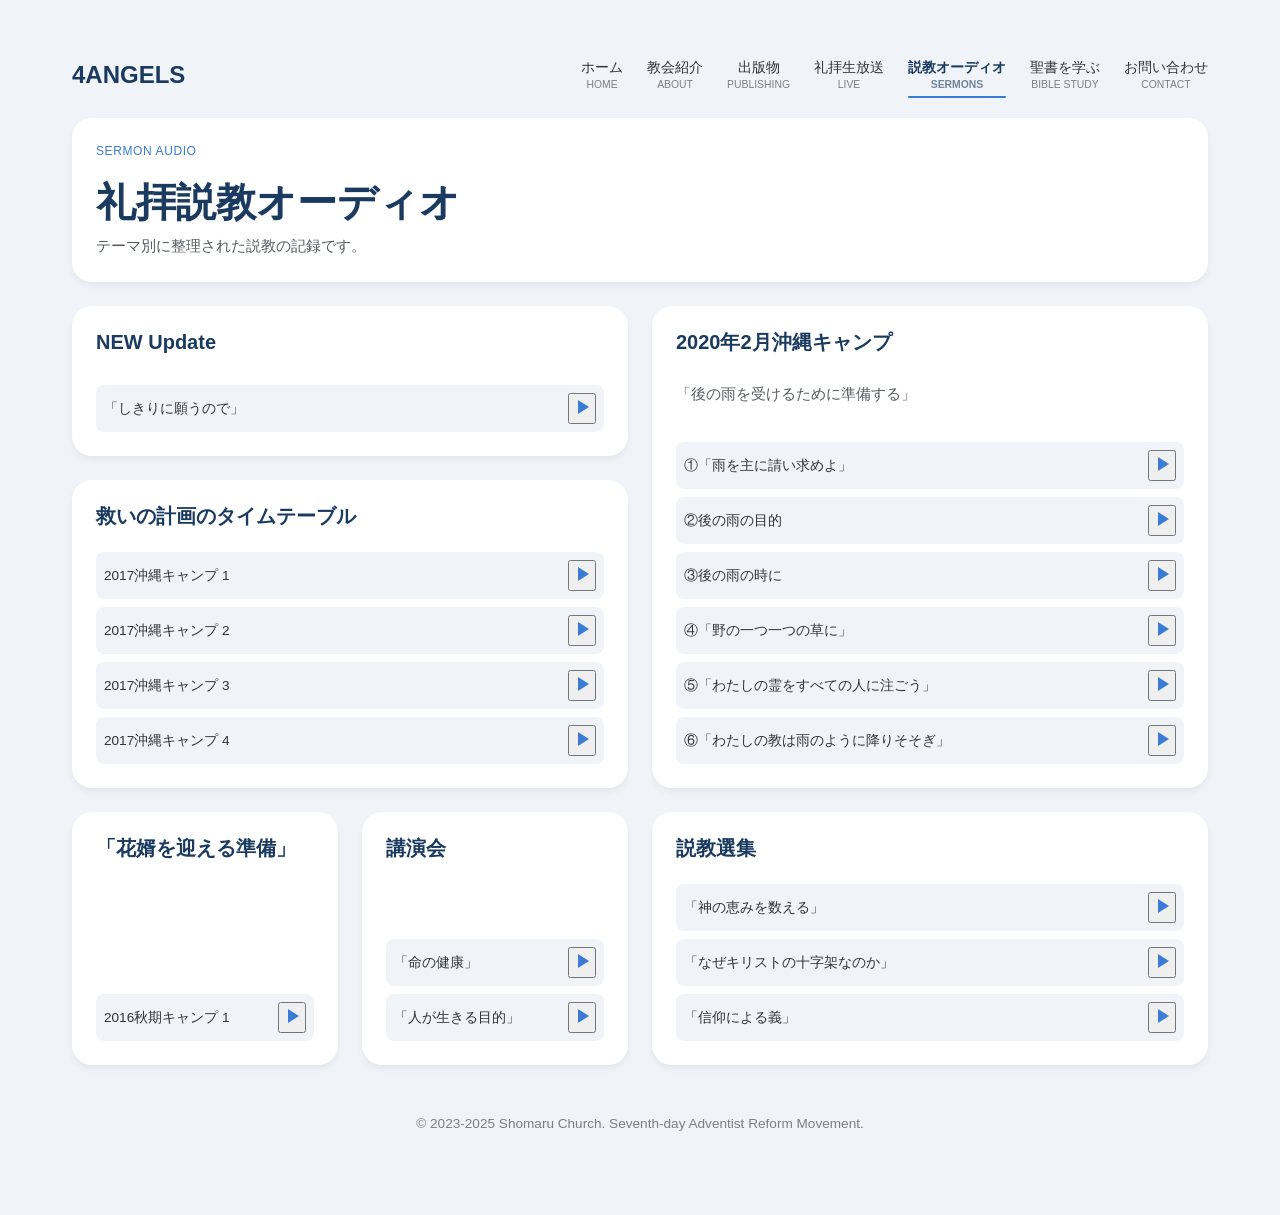
<file: audio.html>
<!DOCTYPE html>
<html lang="ja">
<head>
    <meta charset="UTF-8">
    <meta name="viewport" content="width=device-width, initial-scale=1.0">
    <title>説教オーディオ | Sermons - 正丸教会</title>
    <link rel="stylesheet" href="css/base.css">
    <link rel="stylesheet" href="css/layout.css">
    <link rel="stylesheet" href="css/components.css">
    <link rel="preconnect" href="https://fonts.googleapis.com">
    <link rel="preconnect" href="https://fonts.gstatic.com" crossorigin>
    <link href="https://fonts.googleapis.com/css2?family=Shippori+Mincho:wght@400;700&display=swap" rel="stylesheet">
    <link href="https://fonts.googleapis.com/icon?family=Material+Icons" rel="stylesheet">
    <style>
        .audio-list {
            margin-top: 1rem;
            display: flex;
            flex-direction: column;
            gap: 0.5rem;
        }
        .audio-item {
            display: flex;
            align-items: center;
            justify-content: space-between;
            padding: 0.5rem;
            background: var(--accent-color);
            border-radius: 0.5rem;
            font-size: 0.85rem;
        }
        .play-btn {
            cursor: pointer;
            color: var(--secondary-color);
        }
    </style>
</head>
<body>
    <div class="container">
        <header class="main-header">
            <nav class="main-nav" aria-label="Main Navigation">
                <a href="index.html" class="nav-logo">4ANGELS</a>
                <button class="menu-toggle" aria-label="Toggle Menu" aria-expanded="false">
                    <span></span>
                    <span></span>
                    <span></span>
                </button>
                <ul class="nav-links">
                    <li><a href="index.html" class="nav-link">ホーム<span class="en">Home</span></a></li>
                    <li><a href="about.html" class="nav-link">教会紹介<span class="en">About</span></a></li>
                    <li><a href="publishing.html" class="nav-link">出版物<span class="en">Publishing</span></a></li>
                    <li><a href="live.html" class="nav-link">礼拝生放送<span class="en">Live</span></a></li>
                    <li><a href="audio.html" class="nav-link active">説教オーディオ<span class="en">Sermons</span></a></li>
                    <li><a href="study.html" class="nav-link">聖書を学ぶ<span class="en">Bible Study</span></a></li>
                    <li><a href="contact.html" class="nav-link">お問い合わせ<span class="en">Contact</span></a></li>
                </ul>
            </nav>
        </header>

        <main class="bento-grid">
            <section class="bento-tile span-4">
                <span class="tile-category">Sermon Audio</span>
                <h1 class="tile-title" style="font-size: 2.5rem;">礼拝説教オーディオ</h1>
                <p class="tile-description">テーマ別に整理された説教の記録です。</p>
            </section>

            <!-- Theme: NEW update -->
            <section class="bento-tile span-2">
                <h2 class="tile-title">NEW Update</h2>
                <div class="audio-list">
                    <div class="audio-item">
                        <span>「しきりに願うので」</span>
                        <button class="play-btn play-audio" data-audio="https://4angels.jp/wp/audio/20171111 しきりに願うので.mp3" aria-label="再生 / Play"><i class="material-icons">play_arrow</i></button>
                    </div>
                </div>
            </section>

            <!-- Theme: 2020 Okinawa Camp -->
            <section class="bento-tile span-2 row-2">
                <h2 class="tile-title">2020年2月沖縄キャンプ</h2>
                <p class="tile-description">「後の雨を受けるために準備する」</p>
                <div class="audio-list">
                    <div class="audio-item"><span>①「雨を主に請い求めよ」</span><button class="play-btn play-audio" data-audio="https://4angels.jp/wp/audio/2020okinawa/200221_001.mp3" aria-label="再生 / Play"><i class="material-icons">play_arrow</i></button></div>
                    <div class="audio-item"><span>②後の雨の目的</span><button class="play-btn play-audio" data-audio="https://4angels.jp/wp/audio/2020okinawa/200221_002.mp3" aria-label="再生 / Play"><i class="material-icons">play_arrow</i></button></div>
                    <div class="audio-item"><span>③後の雨の時に</span><button class="play-btn play-audio" data-audio="https://4angels.jp/wp/audio/2020okinawa/200221_003.mp3" aria-label="再生 / Play"><i class="material-icons">play_arrow</i></button></div>
                    <div class="audio-item"><span>④「野の一つ一つの草に」</span><button class="play-btn play-audio" data-audio="https://4angels.jp/wp/audio/2020okinawa/200222_002.mp3" aria-label="再生 / Play"><i class="material-icons">play_arrow</i></button></div>
                    <div class="audio-item"><span>⑤「わたしの霊をすべての人に注ごう」</span><button class="play-btn play-audio" data-audio="https://4angels.jp/wp/audio/2020okinawa/200222_003.mp3" aria-label="再生 / Play"><i class="material-icons">play_arrow</i></button></div>
                    <div class="audio-item"><span>⑥「わたしの教は雨のように降りそそぎ」</span><button class="play-btn play-audio" data-audio="https://4angels.jp/wp/audio/2020okinawa/200222_004.mp3" aria-label="再生 / Play"><i class="material-icons">play_arrow</i></button></div>
                </div>
            </section>

            <!-- Theme: Salvation Timetable -->
            <section class="bento-tile span-2">
                <h2 class="tile-title">救いの計画のタイムテーブル</h2>
                <div class="audio-list">
                    <div class="audio-item"><span>2017沖縄キャンプ 1</span><button class="play-btn play-audio" data-audio="https://4angels.jp/wp/audio/oki1703/1703okinawa1.mp3" aria-label="再生 / Play"><i class="material-icons">play_arrow</i></button></div>
                    <div class="audio-item"><span>2017沖縄キャンプ 2</span><button class="play-btn play-audio" data-audio="https://4angels.jp/wp/audio/oki1703/1703okinawa2.mp3" aria-label="再生 / Play"><i class="material-icons">play_arrow</i></button></div>
                    <div class="audio-item"><span>2017沖縄キャンプ 3</span><button class="play-btn play-audio" data-audio="https://4angels.jp/wp/audio/oki1703/1703okinawa3.mp3" aria-label="再生 / Play"><i class="material-icons">play_arrow</i></button></div>
                    <div class="audio-item"><span>2017沖縄キャンプ 4</span><button class="play-btn play-audio" data-audio="https://4angels.jp/wp/audio/oki1703/1703okinawa4.mp3" aria-label="再生 / Play"><i class="material-icons">play_arrow</i></button></div>
                </div>
            </section>

            <!-- Theme: Preparation -->
            <section class="bento-tile">
                <h2 class="tile-title">「花婿を迎える準備」</h2>
                <div class="audio-list">
                    <div class="audio-item"><span>2016秋期キャンプ 1</span><button class="play-btn play-audio" data-audio="https://4angels.jp/wp/audio/1612oki/1 matt25ver1to2.mp3" aria-label="再生 / Play"><i class="material-icons">play_arrow</i></button></div>
                </div>
            </section>

             <!-- Theme: Lectures -->
             <section class="bento-tile">
                <h2 class="tile-title">講演会</h2>
                <div class="audio-list">
                    <div class="audio-item"><span>「命の健康」</span><button class="play-btn play-audio" data-audio="https://4angels.jp/wp/audio/1 20130512 koenkai life health and exercise.mp3" aria-label="再生 / Play"><i class="material-icons">play_arrow</i></button></div>
                    <div class="audio-item"><span>「人が生きる目的」</span><button class="play-btn play-audio" data-audio="https://4angels.jp/wp/audio/20161023 kouenkai.mp3" aria-label="再生 / Play"><i class="material-icons">play_arrow</i></button></div>
                </div>
            </section>

            <!-- Theme: Sermons -->
            <section class="bento-tile span-2">
                <h2 class="tile-title">説教選集</h2>
                <div class="audio-list">
                    <div class="audio-item"><span>「神の恵みを数える」</span><button class="play-btn play-audio" data-audio="https://4angels.jp/wp/audio/20130907 remind that all megumi.mp3" aria-label="再生 / Play"><i class="material-icons">play_arrow</i></button></div>
                    <div class="audio-item"><span>「なぜキリストの十字架なのか」</span><button class="play-btn play-audio" data-audio="https://4angels.jp/wp/audio/2 20130513 why the cross of jesus.mp3" aria-label="再生 / Play"><i class="material-icons">play_arrow</i></button></div>
                    <div class="audio-item"><span>「信仰による義」</span><button class="play-btn play-audio" data-audio="https://4angels.jp/wp/audio/20171021 信仰による義.mp3" aria-label="再生 / Play"><i class="material-icons">play_arrow</i></button></div>
                </div>
            </section>
        </main>

        <footer class="main-footer">
            <p>&copy; 2023-2025 Shomaru Church. Seventh-day Adventist Reform Movement.</p>
        </footer>
    </div>

    <script src="js/navigation.js"></script>
    <script src="js/interactions.js"></script>
</body>
</html>
</file>
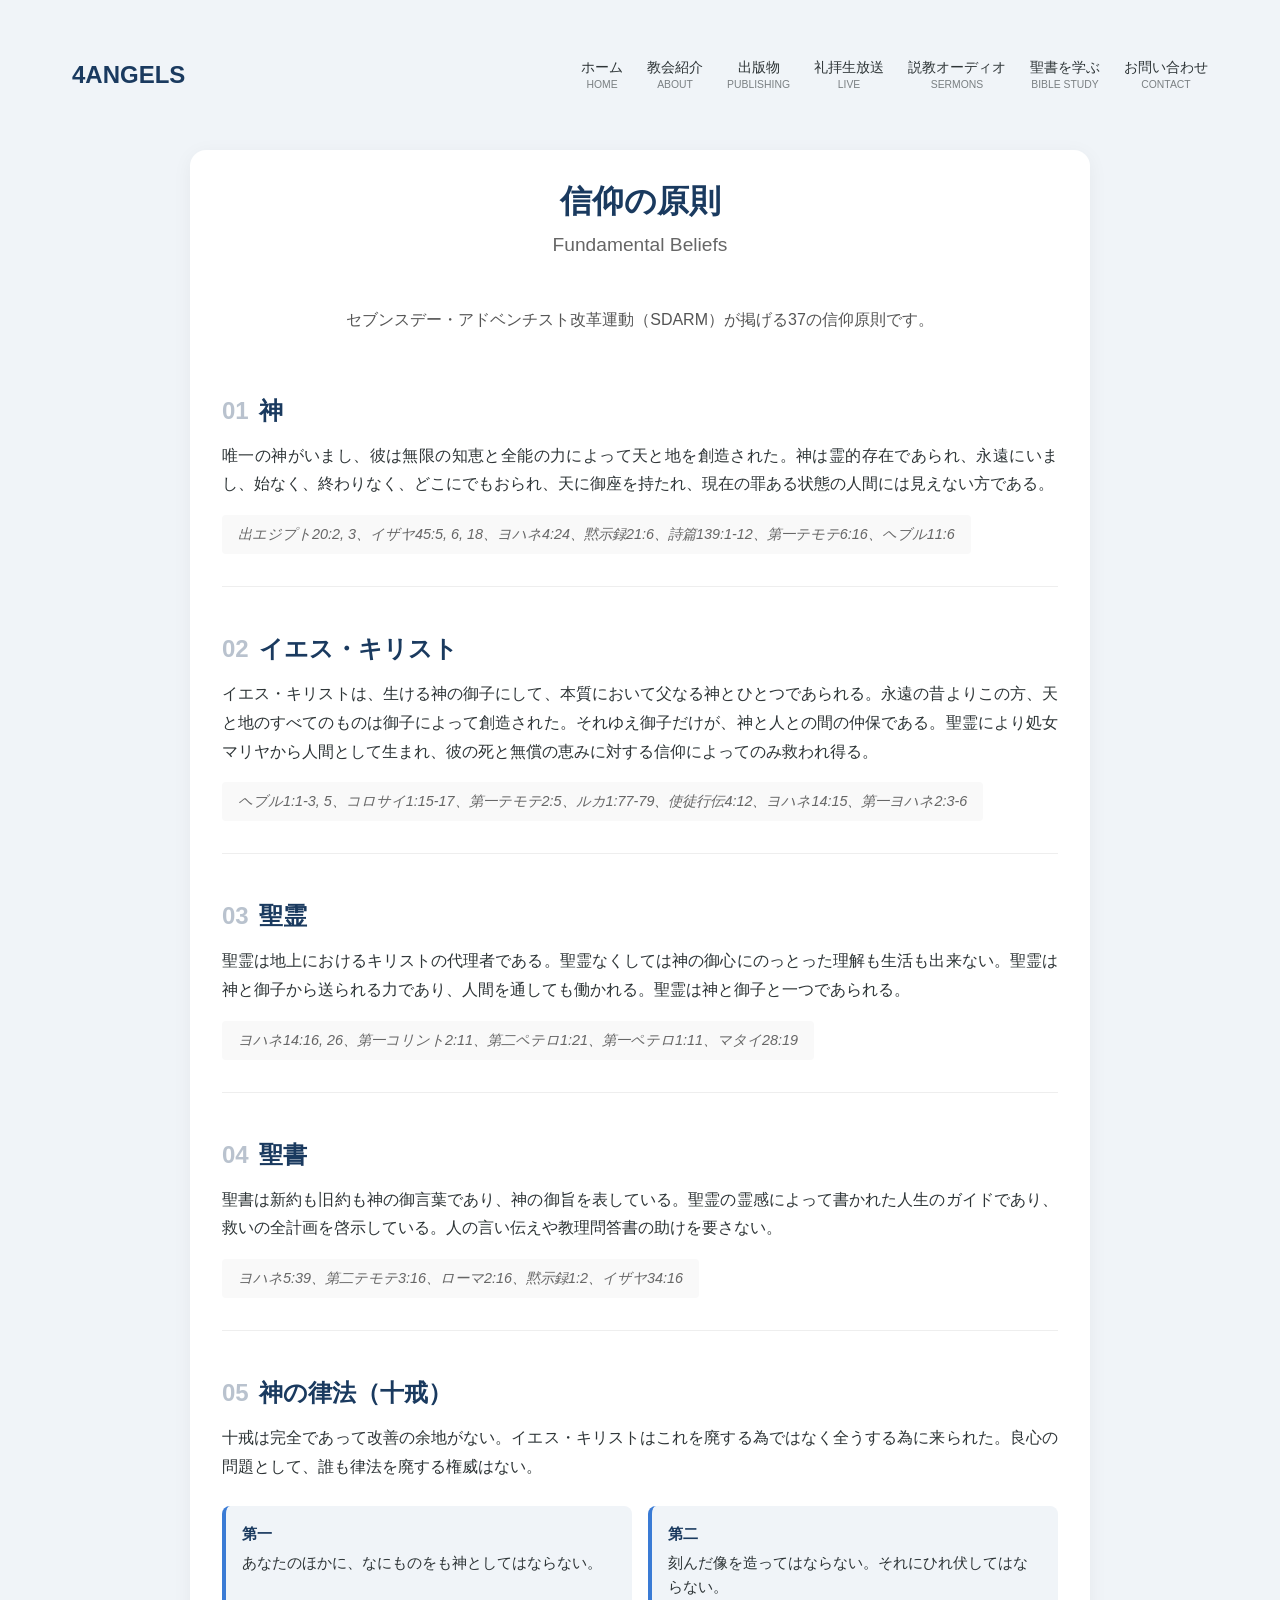
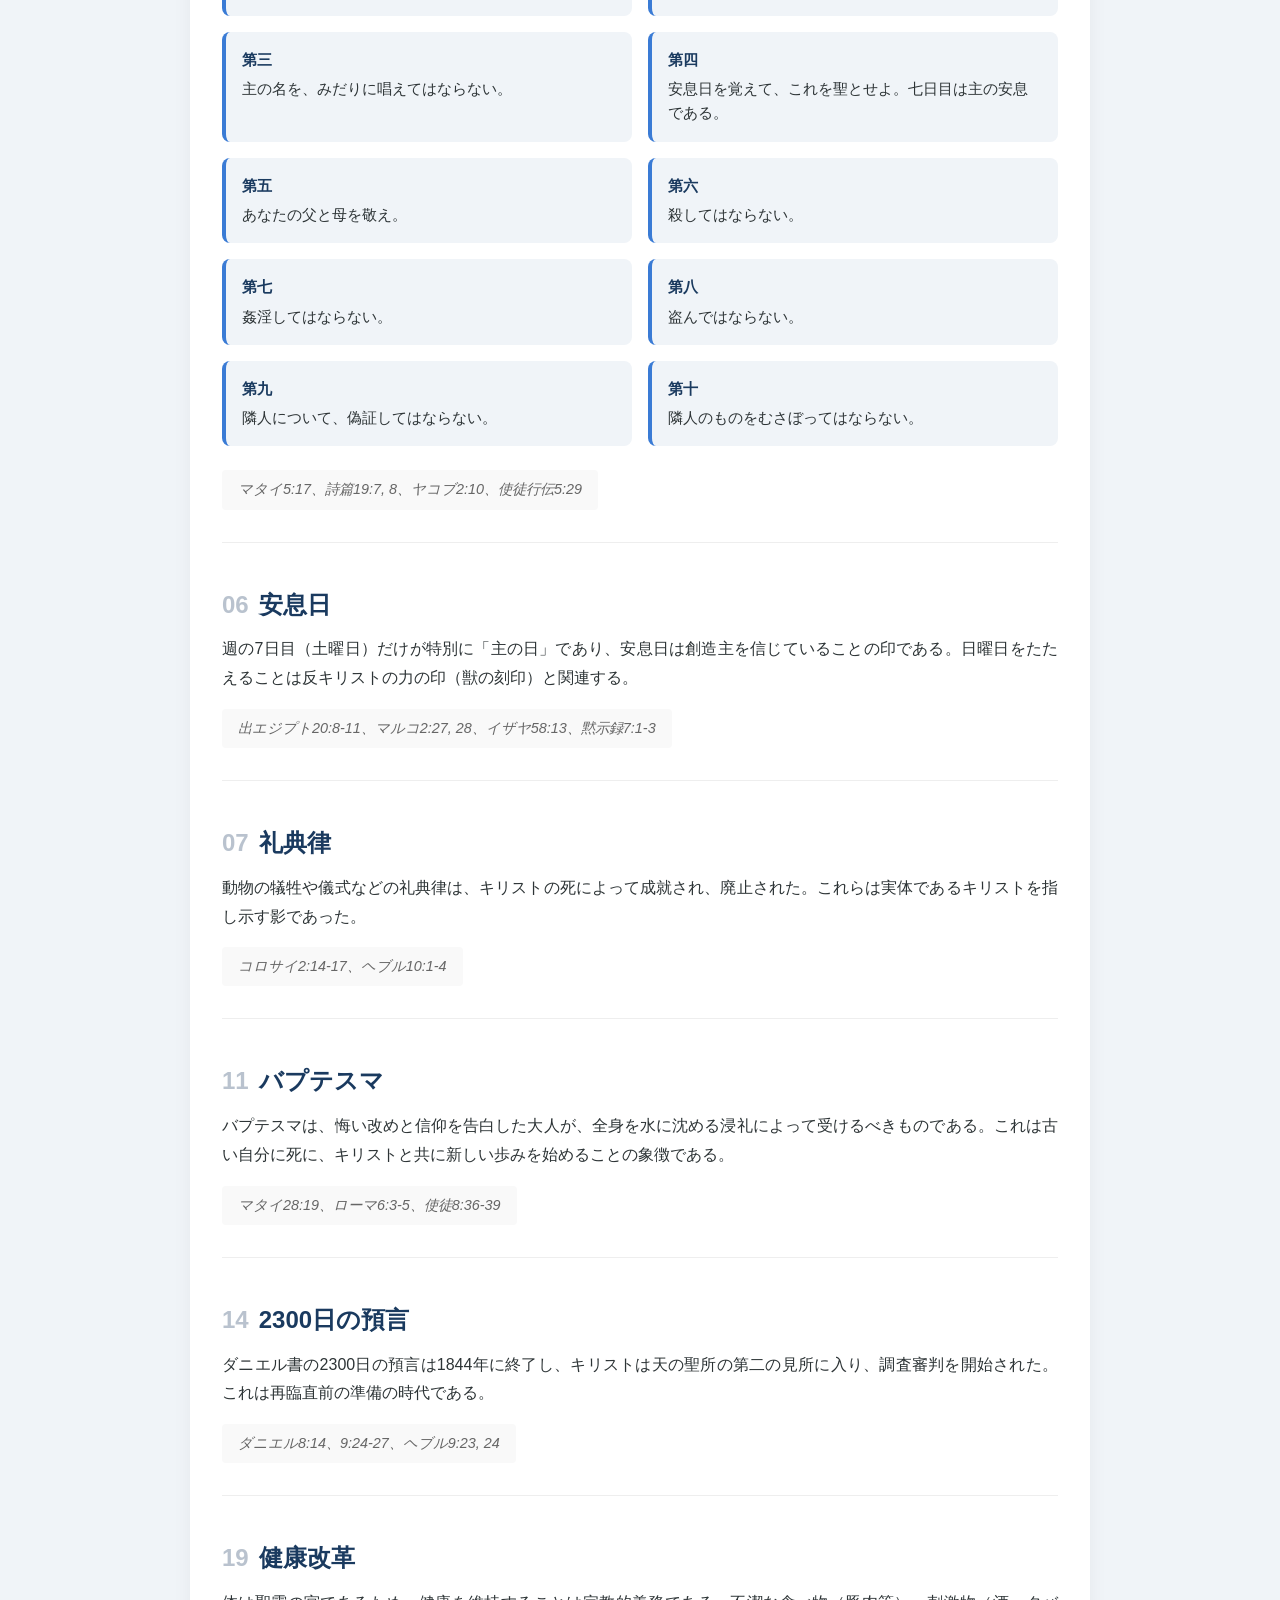
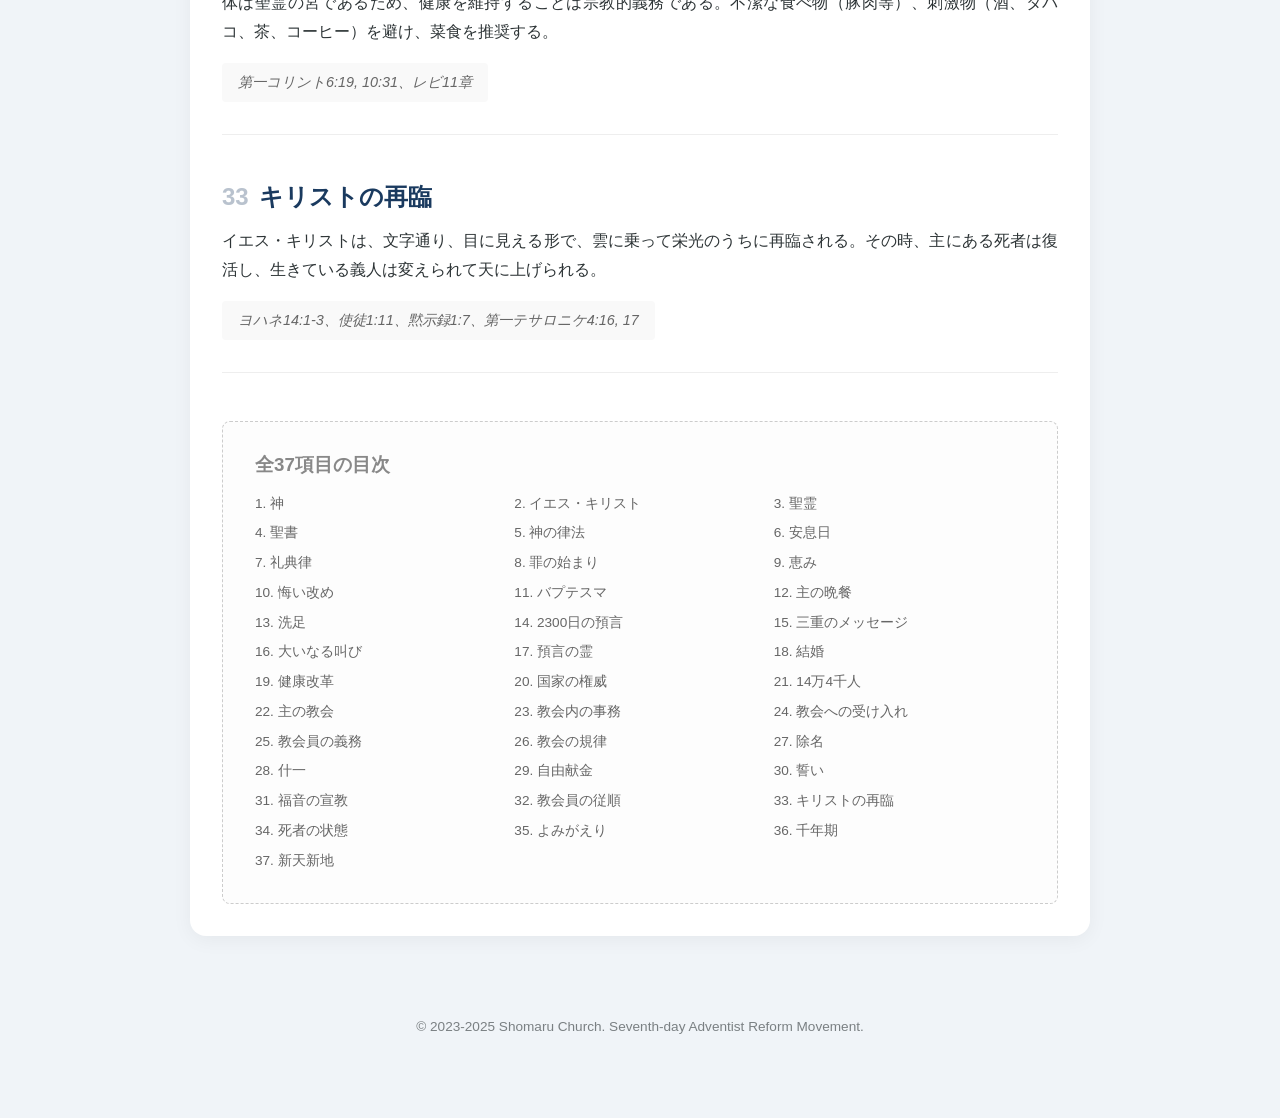
<file: beliefs.html>
<!DOCTYPE html>
<html lang="ja">
<head>
    <meta charset="UTF-8">
    <meta name="viewport" content="width=device-width, initial-scale=1.0">
    <title>信仰の原則 | Fundamental Beliefs - 正丸教会</title>
    <link rel="stylesheet" href="css/base.css">
    <link rel="stylesheet" href="css/layout.css">
    <link rel="stylesheet" href="css/components.css">
    <link rel="preconnect" href="https://fonts.googleapis.com">
    <link rel="preconnect" href="https://fonts.gstatic.com" crossorigin>
    <link href="https://fonts.googleapis.com/css2?family=Shippori+Mincho:wght@400;700&display=swap" rel="stylesheet">
    <style>
        .beliefs-container { max-width: 900px; margin: 0 auto; padding: 2rem; background: #fff; border-radius: 1rem; box-shadow: 0 4px 20px rgba(0,0,0,0.05); }
        .belief-item { margin-bottom: 3rem; padding-bottom: 2rem; border-bottom: 1px solid #eee; }
        .belief-item:last-child { border-bottom: none; }
        .belief-item h2 { color: var(--primary-color); margin-bottom: 1rem; display: flex; align-items: baseline; gap: 10px; }
        .belief-item h2 .num { font-size: 1.5rem; opacity: 0.3; }
        .belief-item p { line-height: 1.8; margin-bottom: 1rem; text-align: justify; }
        .belief-item .scripture { font-size: 0.9rem; color: #666; font-style: italic; background: #f9f9f9; padding: 0.5rem 1rem; border-radius: 4px; display: inline-block; }
        .十戒-list { list-style: none; padding-left: 0; margin: 1.5rem 0; display: grid; grid-template-columns: repeat(auto-fit, minmax(300px, 1fr)); gap: 1rem; }
        .十戒-list li { background: #f0f4f8; padding: 1rem; border-radius: 8px; border-left: 4px solid var(--secondary-color); font-size: 0.95rem; }
        .十戒-list li b { color: var(--primary-color); display: block; margin-bottom: 5px; }
    </style>
</head>
<body>
    <div class="container">
        <header class="main-header">
            <nav class="main-nav" aria-label="Main Navigation">
                <a href="index.html" class="nav-logo">4ANGELS</a>
                <button class="menu-toggle" aria-label="Toggle Menu" aria-expanded="false">
                    <span></span>
                    <span></span>
                    <span></span>
                </button>
                <ul class="nav-links">
                    <li><a href="index.html" class="nav-link">ホーム<span class="en">Home</span></a></li>
                    <li><a href="about.html" class="nav-link">教会紹介<span class="en">About</span></a></li>
                    <li><a href="publishing.html" class="nav-link">出版物<span class="en">Publishing</span></a></li>
                    <li><a href="live.html" class="nav-link">礼拝生放送<span class="en">Live</span></a></li>
                    <li><a href="audio.html" class="nav-link">説教オーディオ<span class="en">Sermons</span></a></li>
                    <li><a href="study.html" class="nav-link">聖書を学ぶ<span class="en">Bible Study</span></a></li>
                    <li><a href="contact.html" class="nav-link">お問い合わせ<span class="en">Contact</span></a></li>
                </ul>
            </nav>
        </header>

        <main style="padding: 2rem 0;">
            <div class="beliefs-container">
                <h1 style="text-align: center; margin-bottom: 3rem; color: var(--primary-color);">信仰の原則<br><span style="font-size: 1.2rem; font-weight: normal; color: #666;">Fundamental Beliefs</span></h1>

                <p style="margin-bottom: 4rem; text-align: center; color: #555;">セブンスデー・アドベンチスト改革運動（SDARM）が掲げる37の信仰原則です。</p>

                <section class="belief-item">
                    <h2><span class="num">01</span>神</h2>
                    <p>唯一の神がいまし、彼は無限の知恵と全能の力によって天と地を創造された。神は霊的存在であられ、永遠にいまし、始なく、終わりなく、どこにでもおられ、天に御座を持たれ、現在の罪ある状態の人間には見えない方である。</p>
                    <div class="scripture">出エジプト20:2, 3、イザヤ45:5, 6, 18、ヨハネ4:24、黙示録21:6、詩篇139:1-12、第一テモテ6:16、ヘブル11:6</div>
                </section>

                <section class="belief-item">
                    <h2><span class="num">02</span>イエス・キリスト</h2>
                    <p>イエス・キリストは、生ける神の御子にして、本質において父なる神とひとつであられる。永遠の昔よりこの方、天と地のすべてのものは御子によって創造された。それゆえ御子だけが、神と人との間の仲保である。聖霊により処女マリヤから人間として生まれ、彼の死と無償の恵みに対する信仰によってのみ救われ得る。</p>
                    <div class="scripture">ヘブル1:1-3, 5、コロサイ1:15-17、第一テモテ2:5、ルカ1:77-79、使徒行伝4:12、ヨハネ14:15、第一ヨハネ2:3-6</div>
                </section>

                <section class="belief-item">
                    <h2><span class="num">03</span>聖霊</h2>
                    <p>聖霊は地上におけるキリストの代理者である。聖霊なくしては神の御心にのっとった理解も生活も出来ない。聖霊は神と御子から送られる力であり、人間を通しても働かれる。聖霊は神と御子と一つであられる。</p>
                    <div class="scripture">ヨハネ14:16, 26、第一コリント2:11、第二ペテロ1:21、第一ペテロ1:11、マタイ28:19</div>
                </section>

                <section class="belief-item">
                    <h2><span class="num">04</span>聖書</h2>
                    <p>聖書は新約も旧約も神の御言葉であり、神の御旨を表している。聖霊の霊感によって書かれた人生のガイドであり、救いの全計画を啓示している。人の言い伝えや教理問答書の助けを要さない。</p>
                    <div class="scripture">ヨハネ5:39、第二テモテ3:16、ローマ2:16、黙示録1:2、イザヤ34:16</div>
                </section>

                <section class="belief-item">
                    <h2><span class="num">05</span>神の律法（十戒）</h2>
                    <p>十戒は完全であって改善の余地がない。イエス・キリストはこれを廃する為ではなく全うする為に来られた。良心の問題として、誰も律法を廃する権威はない。</p>
                    <ul class="十戒-list">
                        <li><b>第一</b> あなたのほかに、なにものをも神としてはならない。</li>
                        <li><b>第二</b> 刻んだ像を造ってはならない。それにひれ伏してはならない。</li>
                        <li><b>第三</b> 主の名を、みだりに唱えてはならない。</li>
                        <li><b>第四</b> 安息日を覚えて、これを聖とせよ。七日目は主の安息である。</li>
                        <li><b>第五</b> あなたの父と母を敬え。</li>
                        <li><b>第六</b> 殺してはならない。</li>
                        <li><b>第七</b> 姦淫してはならない。</li>
                        <li><b>第八</b> 盗んではならない。</li>
                        <li><b>第九</b> 隣人について、偽証してはならない。</li>
                        <li><b>第十</b> 隣人のものをむさぼってはならない。</li>
                    </ul>
                    <div class="scripture">マタイ5:17、詩篇19:7, 8、ヤコブ2:10、使徒行伝5:29</div>
                </section>

                <section class="belief-item">
                    <h2><span class="num">06</span>安息日</h2>
                    <p>週の7日目（土曜日）だけが特別に「主の日」であり、安息日は創造主を信じていることの印である。日曜日をたたえることは反キリストの力の印（獣の刻印）と関連する。</p>
                    <div class="scripture">出エジプト20:8-11、マルコ2:27, 28、イザヤ58:13、黙示録7:1-3</div>
                </section>

                <section class="belief-item">
                    <h2><span class="num">07</span>礼典律</h2>
                    <p>動物の犠牲や儀式などの礼典律は、キリストの死によって成就され、廃止された。これらは実体であるキリストを指し示す影であった。</p>
                    <div class="scripture">コロサイ2:14-17、ヘブル10:1-4</div>
                </section>

                <section class="belief-item">
                    <h2><span class="num">11</span>バプテスマ</h2>
                    <p>バプテスマは、悔い改めと信仰を告白した大人が、全身を水に沈める浸礼によって受けるべきものである。これは古い自分に死に、キリストと共に新しい歩みを始めることの象徴である。</p>
                    <div class="scripture">マタイ28:19、ローマ6:3-5、使徒8:36-39</div>
                </section>

                <section class="belief-item">
                    <h2><span class="num">14</span>2300日の預言</h2>
                    <p>ダニエル書の2300日の預言は1844年に終了し、キリストは天の聖所の第二の見所に入り、調査審判を開始された。これは再臨直前の準備の時代である。</p>
                    <div class="scripture">ダニエル8:14、9:24-27、ヘブル9:23, 24</div>
                </section>

                <section class="belief-item">
                    <h2><span class="num">19</span>健康改革</h2>
                    <p>体は聖霊の宮であるため、健康を維持することは宗教的義務である。不潔な食べ物（豚肉等）、刺激物（酒、タバコ、茶、コーヒー）を避け、菜食を推奨する。</p>
                    <div class="scripture">第一コリント6:19, 10:31、レビ11章</div>
                </section>

                <section class="belief-item">
                    <h2><span class="num">33</span>キリストの再臨</h2>
                    <p>イエス・キリストは、文字通り、目に見える形で、雲に乗って栄光のうちに再臨される。その時、主にある死者は復活し、生きている義人は変えられて天に上げられる。</p>
                    <div class="scripture">ヨハネ14:1-3、使徒1:11、黙示録1:7、第一テサロニケ4:16, 17</div>
                </section>

                <section style="background: #fdfdfd; padding: 2rem; border-radius: 8px; border: 1px dashed #ccc;">
                    <h3 style="margin-bottom: 1rem; color: #888;">全37項目の目次</h3>
                    <div style="display: grid; grid-template-columns: repeat(auto-fill, minmax(200px, 1fr)); gap: 0.5rem; font-size: 0.85rem; color: #666;">
                        <div>1. 神</div><div>2. イエス・キリスト</div><div>3. 聖霊</div><div>4. 聖書</div><div>5. 神の律法</div>
                        <div>6. 安息日</div><div>7. 礼典律</div><div>8. 罪の始まり</div><div>9. 恵み</div><div>10. 悔い改め</div>
                        <div>11. バプテスマ</div><div>12. 主の晩餐</div><div>13. 洗足</div><div>14. 2300日の預言</div><div>15. 三重のメッセージ</div>
                        <div>16. 大いなる叫び</div><div>17. 預言の霊</div><div>18. 結婚</div><div>19. 健康改革</div><div>20. 国家の権威</div>
                        <div>21. 14万4千人</div><div>22. 主の教会</div><div>23. 教会内の事務</div><div>24. 教会への受け入れ</div><div>25. 教会員の義務</div>
                        <div>26. 教会の規律</div><div>27. 除名</div><div>28. 什一</div><div>29. 自由献金</div><div>30. 誓い</div>
                        <div>31. 福音の宣教</div><div>32. 教会員の従順</div><div>33. キリストの再臨</div><div>34. 死者の状態</div><div>35. よみがえり</div>
                        <div>36. 千年期</div><div>37. 新天新地</div>
                    </div>
                </section>
            </div>
        </main>

        <footer class="main-footer">
            <p>&copy; 2023-2025 Shomaru Church. Seventh-day Adventist Reform Movement.</p>
        </footer>
    </div>

    <script src="js/navigation.js"></script>
</body>
</html>
</file>
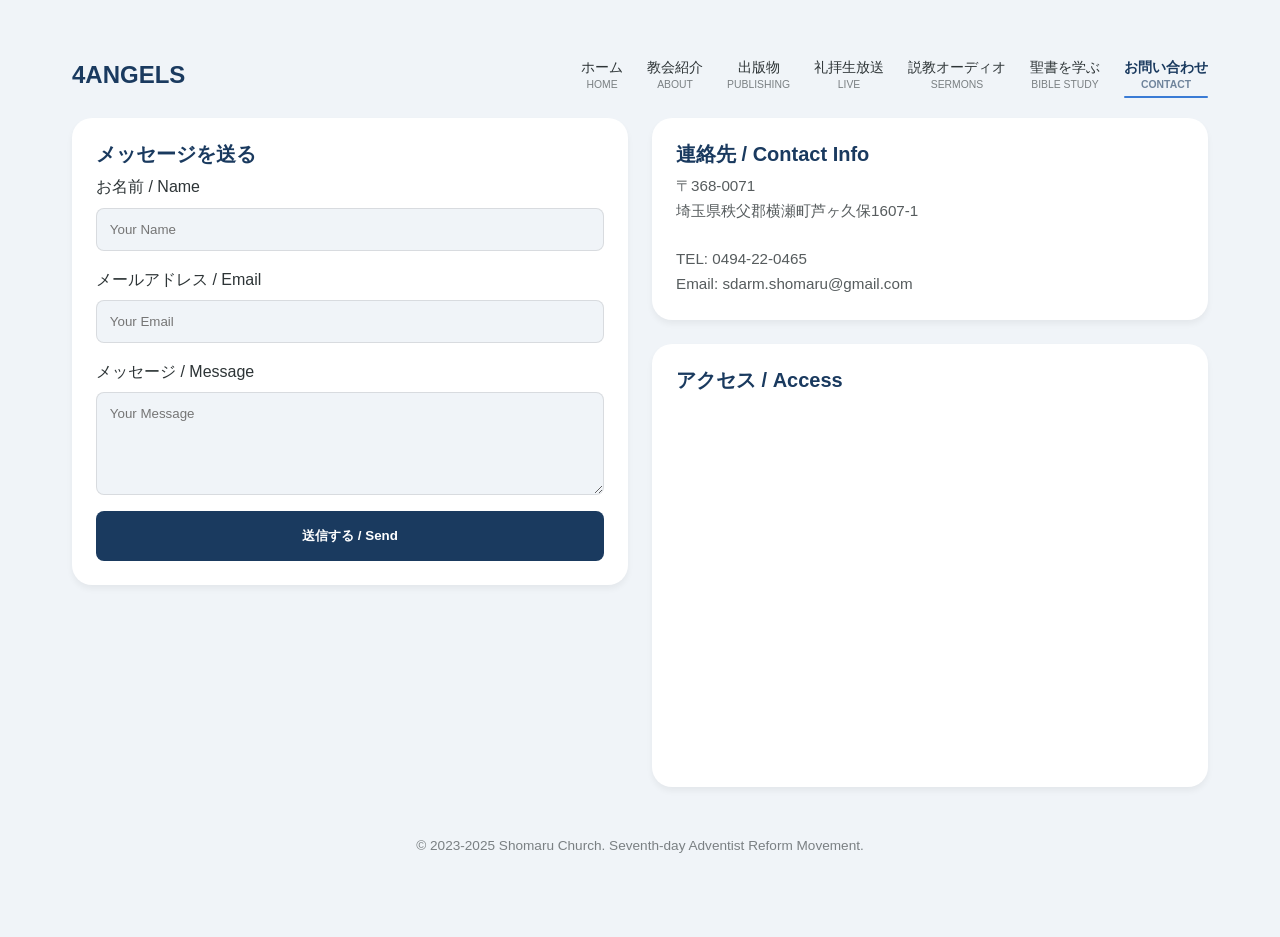
<file: contact.html>
<!DOCTYPE html>
<html lang="ja">
<head>
    <meta charset="UTF-8">
    <meta name="viewport" content="width=device-width, initial-scale=1.0">
    <title>お問い合わせ | Contact - 正丸教会</title>
    <link rel="stylesheet" href="css/base.css">
    <link rel="stylesheet" href="css/layout.css">
    <link rel="stylesheet" href="css/components.css">
    <link rel="preconnect" href="https://fonts.googleapis.com">
    <link rel="preconnect" href="https://fonts.gstatic.com" crossorigin>
    <link href="https://fonts.googleapis.com/css2?family=Shippori+Mincho:wght@400;700&display=swap" rel="stylesheet">
    <style>
        .contact-form {
            display: flex;
            flex-direction: column;
            gap: 1rem;
        }
        .form-group {
            display: flex;
            flex-direction: column;
            gap: 0.5rem;
        }
        input, textarea {
            padding: 0.8rem;
            border-radius: 0.5rem;
            border: 1px solid rgba(0,0,0,0.1);
            background: var(--accent-color);
            font-family: inherit;
        }
        button {
            padding: 1rem;
            border-radius: 0.5rem;
            border: none;
            background: var(--primary-color);
            color: white;
            font-weight: 700;
            cursor: pointer;
            transition: background 0.3s ease;
        }
        button:hover {
            background: var(--secondary-color);
        }
    </style>
</head>
<body>
    <div class="container">
        <header class="main-header">
            <nav class="main-nav" aria-label="Main Navigation">
                <a href="index.html" class="nav-logo">4ANGELS</a>
                <button class="menu-toggle" aria-label="Toggle Menu" aria-expanded="false">
                    <span></span>
                    <span></span>
                    <span></span>
                </button>
                <ul class="nav-links">
                    <li><a href="index.html" class="nav-link">ホーム<span class="en">Home</span></a></li>
                    <li><a href="about.html" class="nav-link">教会紹介<span class="en">About</span></a></li>
                    <li><a href="publishing.html" class="nav-link">出版物<span class="en">Publishing</span></a></li>
                    <li><a href="live.html" class="nav-link">礼拝生放送<span class="en">Live</span></a></li>
                    <li><a href="audio.html" class="nav-link">説教オーディオ<span class="en">Sermons</span></a></li>
                    <li><a href="study.html" class="nav-link">聖書を学ぶ<span class="en">Bible Study</span></a></li>
                    <li><a href="contact.html" class="nav-link active" aria-current="page">お問い合わせ<span class="en">Contact</span></a></li>
                </ul>
            </nav>
        </header>

        <main class="bento-grid">
            <section class="bento-tile span-2 row-2">
                <h2 class="tile-title">メッセージを送る</h2>
                <form class="contact-form">
                    <div class="form-group">
                        <label for="name">お名前 / Name</label>
                        <input type="text" id="name" placeholder="Your Name" required>
                    </div>
                    <div class="form-group">
                        <label for="email">メールアドレス / Email</label>
                        <input type="email" id="email" placeholder="Your Email" required>
                    </div>
                    <div class="form-group">
                        <label for="message">メッセージ / Message</label>
                        <textarea id="message" rows="5" placeholder="Your Message" required></textarea>
                    </div>
                    <button type="submit">送信する / Send</button>
                </form>
            </section>

            <section class="bento-tile span-2">
                <h2 class="tile-title">連絡先 / Contact Info</h2>
                <p class="tile-description">
                    〒368-0071<br>
                    埼玉県秩父郡横瀬町芦ヶ久保1607-1<br><br>
                    TEL: 0494-22-0465<br>
                    Email: sdarm.shomaru@gmail.com
                </p>
            </section>

            <section class="bento-tile span-2 row-2">
                <h2 class="tile-title">アクセス / Access</h2>
                <iframe src="https://www.google.com/maps/embed?pb=!1m18!1m12!1m3!1d769.4935678435997!2d139.15051526960332!3d35.96286399828111!2m3!1f0!2f0!3f0!3m2!1i1024!2i768!4f13.1!3m3!1m2!1s0x601eccc36af17951%3A0x287862fe4cfcc1bc!2sSeventh%20Day%20Adobenchisutokaikakuundoshomaru%20Church!5e1!3m2!1sko!2sjp!4v1690075946219!5m2!1sko!2sjp" width="100%" height="300" style="border:0; border-radius: var(--radius);" allowfullscreen="" loading="lazy"></iframe>
            </section>
        </main>

        <footer class="main-footer">
            <p>&copy; 2023-2025 Shomaru Church. Seventh-day Adventist Reform Movement.</p>
        </footer>
    </div>
    <script src="js/navigation.js"></script>
    <script src="js/interactions.js"></script>
</body>
</html>
</file>
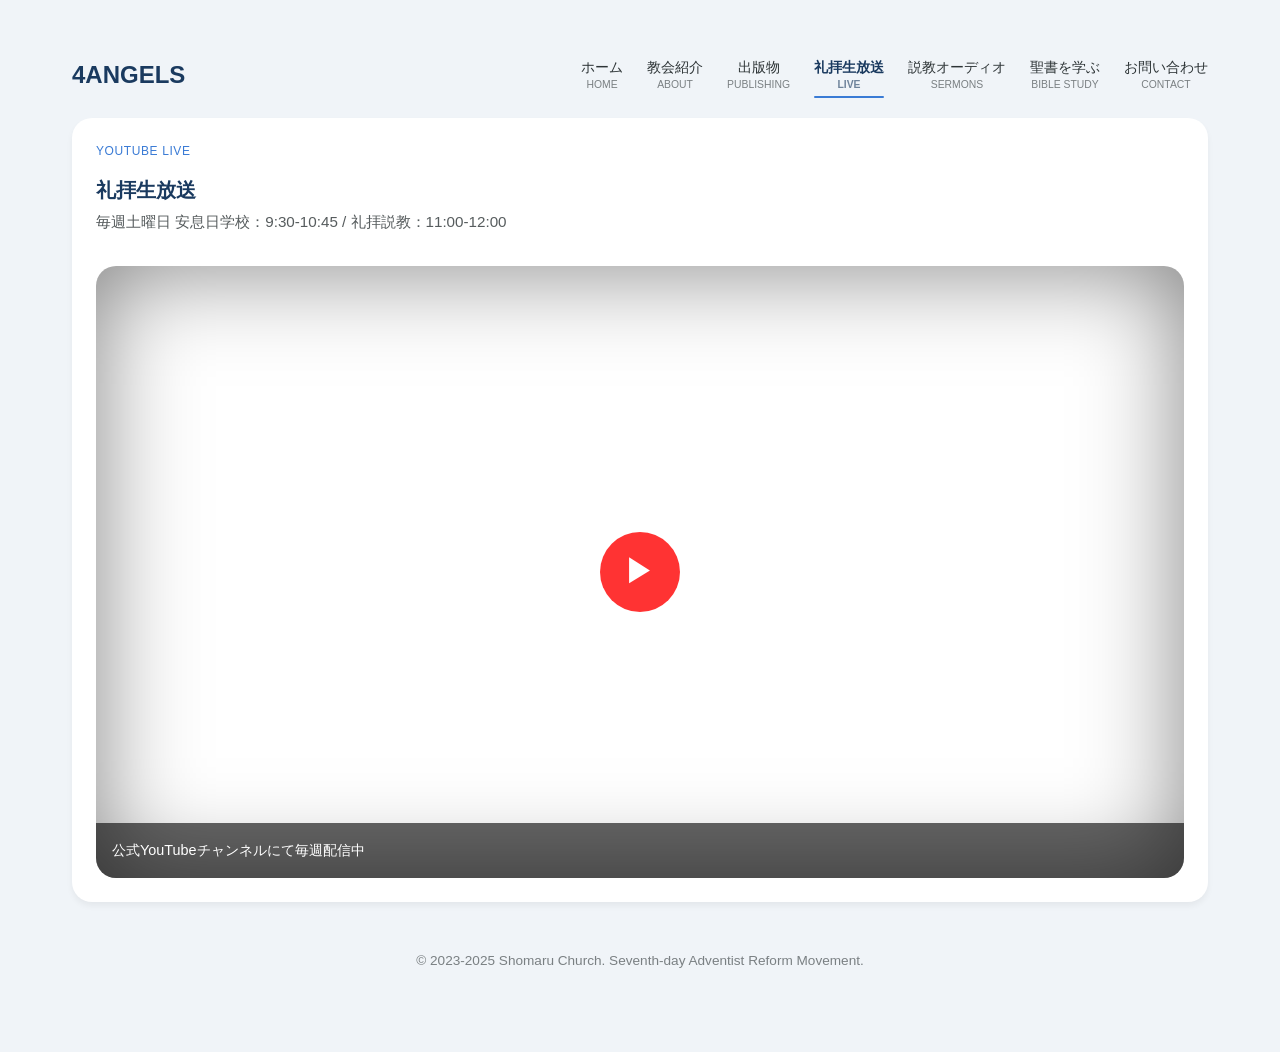
<file: live.html>
<!DOCTYPE html>
<html lang="ja">
<head>
    <meta charset="UTF-8">
    <meta name="viewport" content="width=device-width, initial-scale=1.0">
    <title>礼拝生放送 | Live - 正丸教会</title>
    <link rel="stylesheet" href="css/base.css">
    <link rel="stylesheet" href="css/layout.css">
    <link rel="stylesheet" href="css/components.css">
    <link rel="preconnect" href="https://fonts.googleapis.com">
    <link rel="preconnect" href="https://fonts.gstatic.com" crossorigin>
    <link href="https://fonts.googleapis.com/css2?family=Shippori+Mincho:wght@400;700&display=swap" rel="stylesheet">
</head>
<body>
    <div class="container">
        <header class="main-header">
            <nav class="main-nav" aria-label="Main Navigation">
                <a href="index.html" class="nav-logo">4ANGELS</a>
                <button class="menu-toggle" aria-label="Toggle Menu" aria-expanded="false">
                    <span></span>
                    <span></span>
                    <span></span>
                </button>
                <ul class="nav-links">
                    <li><a href="index.html" class="nav-link">ホーム<span class="en">Home</span></a></li>
                    <li><a href="about.html" class="nav-link">教会紹介<span class="en">About</span></a></li>
                    <li><a href="publishing.html" class="nav-link">出版物<span class="en">Publishing</span></a></li>
                    <li><a href="live.html" class="nav-link active" aria-current="page">礼拝生放送<span class="en">Live</span></a></li>
                    <li><a href="audio.html" class="nav-link">説教オーディオ<span class="en">Sermons</span></a></li>
                    <li><a href="study.html" class="nav-link">聖書を学ぶ<span class="en">Bible Study</span></a></li>
                    <li><a href="contact.html" class="nav-link">お問い合わせ<span class="en">Contact</span></a></li>
                </ul>
            </nav>
        </header>

        <main class="bento-grid">
            <section class="bento-tile span-4 row-2">
                <span class="tile-category">Youtube Live</span>
                <h1 class="tile-title">礼拝生放送</h1>
                <p class="tile-description">毎週土曜日 安息日学校：9:30-10:45 / 礼拝説教：11:00-12:00</p>
                <div style="margin-top: 2rem; background: url('https://4angels.jp/wp-content/uploads/2023/07/cocoon-master.jpeg') center/cover no-repeat; aspect-ratio: 16/9; display: flex; align-items: center; justify-content: center; border-radius: var(--radius); position: relative; overflow: hidden; box-shadow: inset 0 0 100px rgba(0,0,0,0.5);">
                    <a href="https://youtube.com/@sdarmjapan" target="_blank" class="btn-icon" style="width: 80px; height: 80px; font-size: 2rem; background-color: rgba(255,0,0,0.8); color: white; border-radius: 50%; display: flex; align-items: center; justify-content: center; text-decoration: none;">▶</a>
                    <div style="position: absolute; bottom: 0; left: 0; width: 100%; padding: 1rem; background: rgba(0,0,0,0.6); color: white; font-size: 0.9rem;">
                        公式YouTubeチャンネルにて毎週配信中
                    </div>
                </div>
            </section>
        </main>

        <footer class="main-footer">
            <p>&copy; 2023-2025 Shomaru Church. Seventh-day Adventist Reform Movement.</p>
        </footer>
    </div>
    <script src="js/navigation.js"></script>
    <script src="js/interactions.js"></script>
</body>
</html>
</file>
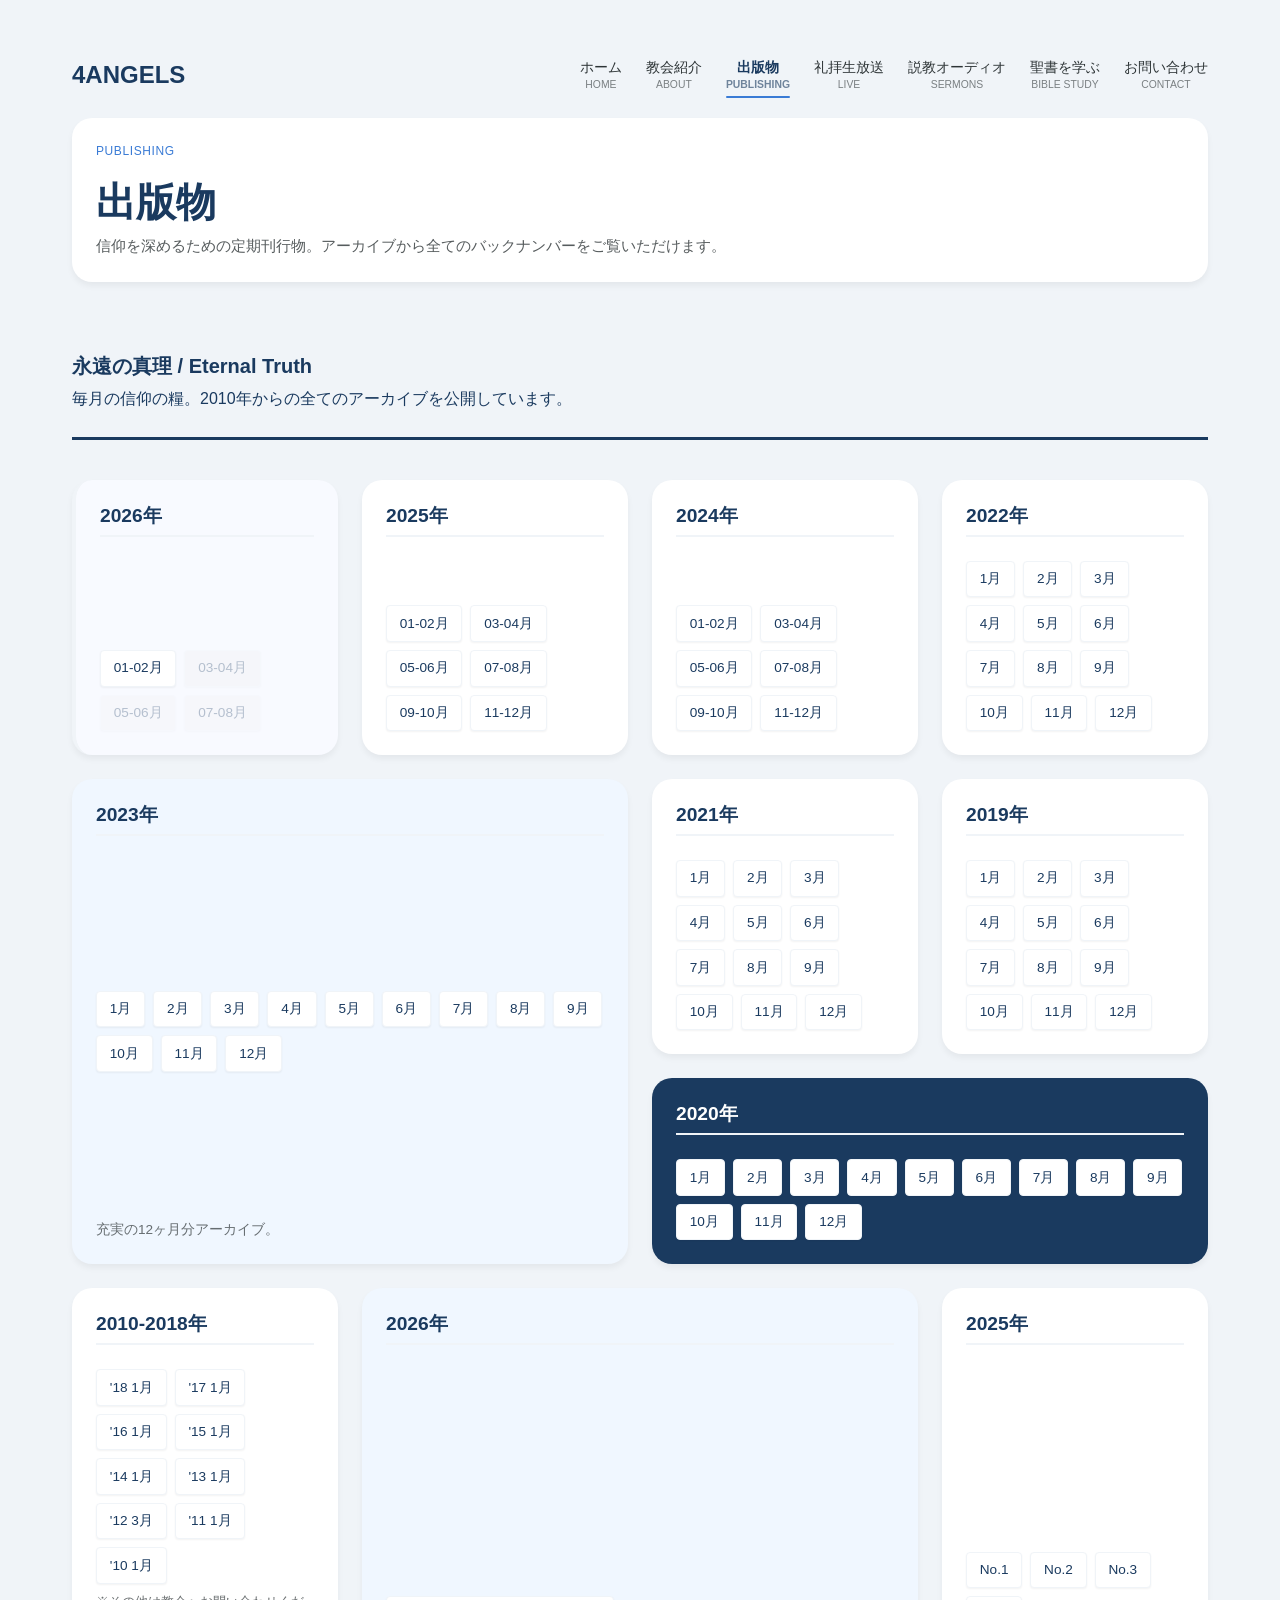
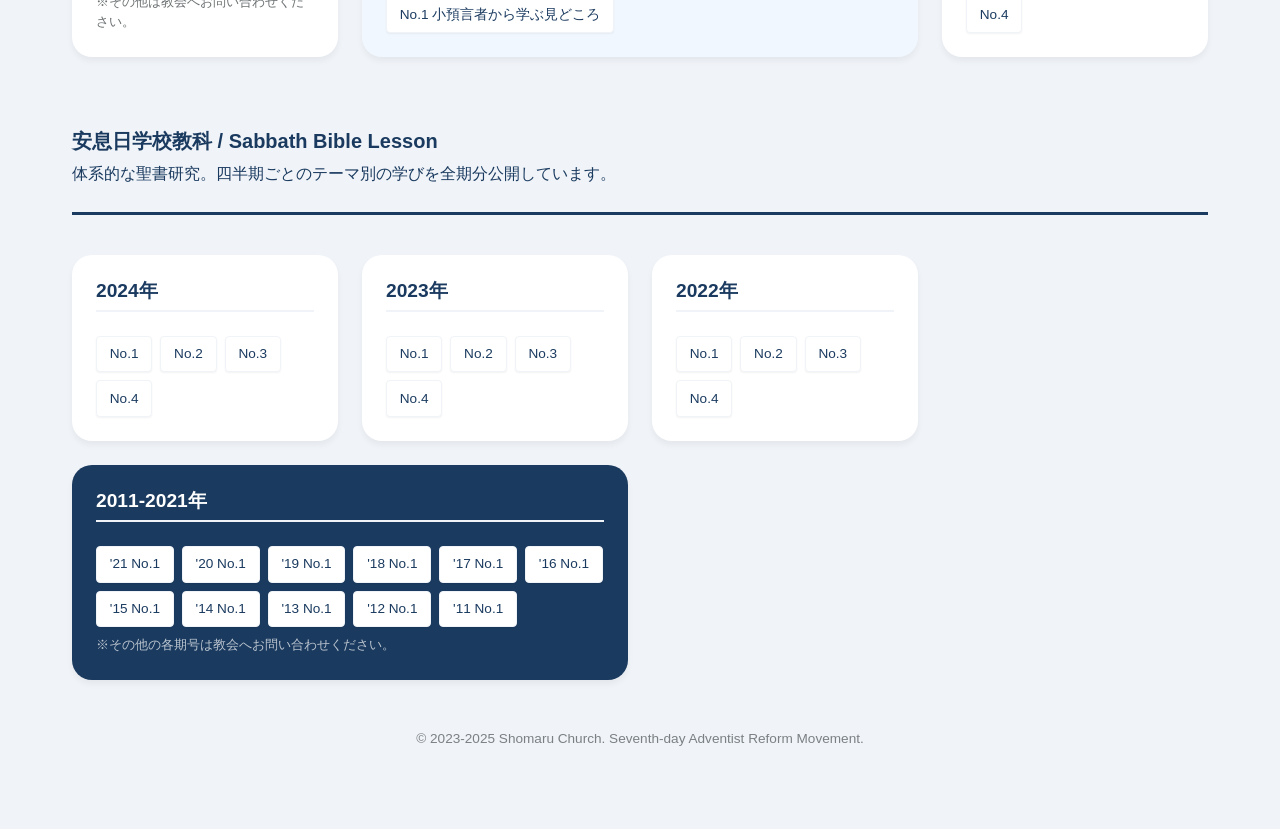
<file: publishing.html>
<!DOCTYPE html>
<html lang="ja">
<head>
    <meta charset="UTF-8">
    <meta name="viewport" content="width=device-width, initial-scale=1.0">
    <title>出版物 | Publishing - 正丸教会</title>
    <link rel="stylesheet" href="css/base.css">
    <link rel="stylesheet" href="css/layout.css">
    <link rel="stylesheet" href="css/components.css">
    <link rel="preconnect" href="https://fonts.googleapis.com">
    <link rel="preconnect" href="https://fonts.gstatic.com" crossorigin>
    <link href="https://fonts.googleapis.com/css2?family=Shippori+Mincho:wght@400;700&display=swap" rel="stylesheet">
    <style>
        .month-links {
            display: flex;
            flex-wrap: wrap;
            gap: 0.5rem;
            margin-top: 1rem;
        }
        .month-link {
            padding: 0.4rem 0.8rem;
            background: white;
            border-radius: 4px;
            font-size: 0.85rem;
            color: var(--primary-color);
            text-decoration: none;
            transition: all 0.2s;
            border: 1px solid var(--accent-color);
            box-shadow: 0 1px 2px rgba(0,0,0,0.05);
        }
        .month-link:hover {
            background: var(--primary-color);
            color: white;
            transform: translateY(-2px);
        }
        .month-link.disabled {
            opacity: 0.3;
            pointer-events: none;
            background: #f0f0f0;
        }
        .year-header {
            border-bottom: 2px solid var(--accent-color);
            padding-bottom: 0.5rem;
            margin-bottom: 0.5rem;
            color: var(--primary-color);
            font-weight: bold;
            font-size: 1.2rem;
        }
        .section-divider {
            grid-column: span 4;
            margin-top: 2rem;
            margin-bottom: 1rem;
            padding: 1rem 0;
            border-bottom: 3px solid var(--primary-color);
            color: var(--primary-color);
        }
        @media (max-width: 992px) {
            .section-divider {
                grid-column: span 2;
            }
        }
        @media (max-width: 600px) {
            .section-divider {
                grid-column: span 1;
            }
        }
    </style>
</head>
<body>
    <div class="container">
        <header class="main-header">
            <nav class="main-nav" aria-label="Main Navigation">
                <a href="index.html" class="nav-logo">4ANGELS</a>
                <button class="menu-toggle" aria-label="Toggle Menu" aria-expanded="false">
                    <span></span>
                    <span></span>
                    <span></span>
                </button>
                <ul class="nav-links">
                    <li><a href="index.html" class="nav-link">ホーム<span class="en">Home</span></a></li>
                    <li><a href="about.html" class="nav-link">教会紹介<span class="en">About</span></a></li>
                    <li><a href="publishing.html" class="nav-link active" aria-current="page">出版物<span class="en">Publishing</span></a></li>
                    <li><a href="live.html" class="nav-link">礼拝生放送<span class="en">Live</span></a></li>
                    <li><a href="audio.html" class="nav-link">説教オーディオ<span class="en">Sermons</span></a></li>
                    <li><a href="study.html" class="nav-link">聖書を学ぶ<span class="en">Bible Study</span></a></li>
                    <li><a href="contact.html" class="nav-link">お問い合わせ<span class="en">Contact</span></a></li>
                </ul>
            </nav>
        </header>

        <main class="bento-grid">
            <section class="bento-tile span-4">
                <span class="tile-category">Publishing</span>
                <h1 class="tile-title" style="font-size: 2.5rem;">出版物</h1>
                <p class="tile-description">信仰を深めるための定期刊行物。アーカイブから全てのバックナンバーをご覧いただけます。</p>
            </section>

            <!-- Eternal Truth Section -->
            <div class="section-divider">
                <h2 class="tile-title">永遠の真理 / Eternal Truth</h2>
                <p>毎月の信仰の糧。2010年からの全てのアーカイブを公開しています。</p>
            </div>

            <article class="bento-tile span-1 tile-accent-tint">
                <h3 class="year-header">2026年</h3>
                <div class="month-links">
                    <a href="http://4angels.jp/wp/ebook/2026/et202601-02_web.pdf" class="month-link">01-02月</a>
                    <span class="month-link disabled">03-04月</span>
                    <span class="month-link disabled">05-06月</span>
                    <span class="month-link disabled">07-08月</span>
                </div>
            </article>

            <article class="bento-tile span-1">
                <h3 class="year-header">2025年</h3>
                <div class="month-links">
                    <a href="http://4angels.jp/wp/ebook/2025/et20250102.pdf" class="month-link">01-02月</a>
                    <a href="http://4angels.jp/wp/ebook/2025/et20250304.pdf" class="month-link">03-04月</a>
                    <a href="http://4angels.jp/wp/ebook/2025/et20250506.pdf" class="month-link">05-06月</a>
                    <a href="http://4angels.jp/wp/ebook/2025/et20250708.pdf" class="month-link">07-08月</a>
                    <a href="http://4angels.jp/wp/ebook/2025/et20250910.pdf" class="month-link">09-10月</a>
                    <a href="http://4angels.jp/wp/ebook/2025/et20251112.pdf" class="month-link">11-12月</a>
                </div>
            </article>

            <article class="bento-tile span-1">
                <h3 class="year-header">2024年</h3>
                <div class="month-links">
                    <a href="http://4angels.jp/wp/ebook/2024/et20240102.pdf" class="month-link">01-02月</a>
                    <a href="http://4angels.jp/wp/ebook/2024/et20240304.pdf" class="month-link">03-04月</a>
                    <a href="http://4angels.jp/wp/ebook/2024/et20240506.pdf" class="month-link">05-06月</a>
                    <a href="http://4angels.jp/wp/ebook/2024/et20240708.pdf" class="month-link">07-08月</a>
                    <a href="http://4angels.jp/wp/ebook/2024/et20240910.pdf" class="month-link">09-10月</a>
                    <a href="http://4angels.jp/wp/ebook/2024/et20241112.pdf" class="month-link">11-12月</a>
                </div>
            </article>

            <article class="bento-tile span-2 row-2 tile-blue-tint">
                <h3 class="year-header">2023年</h3>
                <div class="month-links">
                    <a href="http://4angels.jp/wp/ebook/2023/et202301.pdf" class="month-link">1月</a>
                    <a href="http://4angels.jp/wp/ebook/2023/et202302.pdf" class="month-link">2月</a>
                    <a href="http://4angels.jp/wp/ebook/2023/et202303.pdf" class="month-link">3月</a>
                    <a href="http://4angels.jp/wp-content/uploads/2023/04/et202304.pdf" class="month-link">4月</a>
                    <a href="http://4angels.jp/wp/ebook/2023/et202305.pdf" class="month-link">5月</a>
                    <a href="http://4angels.jp/wp/ebook/2023/et202306.pdf" class="month-link">6月</a>
                    <a href="http://4angels.jp/wp/ebook/2023/et202307.pdf" class="month-link">7月</a>
                    <a href="http://4angels.jp/wp/ebook/2023/et202308.pdf" class="month-link">8月</a>
                    <a href="http://4angels.jp/wp/ebook/2023/et202309.pdf" class="month-link">9月</a>
                    <a href="http://4angels.jp/wp/ebook/2023/et202310.pdf" class="month-link">10月</a>
                    <a href="http://4angels.jp/wp/ebook/2023/et202311.pdf" class="month-link">11月</a>
                    <a href="http://4angels.jp/wp/ebook/2023/et202312.pdf" class="month-link">12月</a>
                </div>
                <p style="margin-top: 1rem; opacity: 0.7; font-size: 0.85rem;">充実の12ヶ月分アーカイブ。</p>
            </article>

            <article class="bento-tile span-1">
                <h3 class="year-header">2022年</h3>
                <div class="month-links">
                    <a href="http://4angels.jp/wp/ebook/2022/et202201.pdf" class="month-link">1月</a>
                    <a href="http://4angels.jp/wp/ebook/2022/et202202.pdf" class="month-link">2月</a>
                    <a href="http://4angels.jp/wp/ebook/2022/et202203.pdf" class="month-link">3月</a>
                    <a href="http://4angels.jp/wp/ebook/2022/et202204.pdf" class="month-link">4月</a>
                    <a href="http://4angels.jp/wp/ebook/2022/et202205.pdf" class="month-link">5月</a>
                    <a href="http://4angels.jp/wp/ebook/2022/et202206.pdf" class="month-link">6月</a>
                    <a href="http://4angels.jp/wp/ebook/2022/et202207.pdf" class="month-link">7月</a>
                    <a href="http://4angels.jp/wp/ebook/2022/et202208.pdf" class="month-link">8月</a>
                    <a href="http://4angels.jp/wp/ebook/2022/et202209.pdf" class="month-link">9月</a>
                    <a href="http://4angels.jp/wp/ebook/2022/et202210.pdf" class="month-link">10月</a>
                    <a href="http://4angels.jp/wp/ebook/2022/et202211.pdf" class="month-link">11月</a>
                    <a href="http://4angels.jp/wp/ebook/2022/et202212.pdf" class="month-link">12月</a>
                </div>
            </article>

            <article class="bento-tile span-1">
                <h3 class="year-header">2021年</h3>
                <div class="month-links">
                    <a href="http://4angels.jp/wp/ebook/2021/et202101.pdf" class="month-link">1月</a>
                    <a href="http://4angels.jp/wp/ebook/2021/et202102.pdf" class="month-link">2月</a>
                    <a href="http://4angels.jp/wp/ebook/2021/et202103.pdf" class="month-link">3月</a>
                    <a href="http://4angels.jp/wp/ebook/2021/et202104.pdf" class="month-link">4月</a>
                    <a href="http://4angels.jp/wp/ebook/2021/et202105.pdf" class="month-link">5月</a>
                    <a href="http://4angels.jp/wp/ebook/2021/et202106.pdf" class="month-link">6月</a>
                    <a href="http://4angels.jp/wp/ebook/2021/et202107.pdf" class="month-link">7月</a>
                    <a href="http://4angels.jp/wp/ebook/2021/et202108.pdf" class="month-link">8月</a>
                    <a href="http://4angels.jp/wp/ebook/2021/et202109.pdf" class="month-link">9月</a>
                    <a href="http://4angels.jp/wp/ebook/2021/et202110.pdf" class="month-link">10月</a>
                    <a href="http://4angels.jp/wp/ebook/2021/et202111.pdf" class="month-link">11月</a>
                    <a href="http://4angels.jp/wp/ebook/2021/et202112.pdf" class="month-link">12月</a>
                </div>
            </article>

            <article class="bento-tile span-2 tile-dark">
                <h3 class="year-header">2020年</h3>
                <div class="month-links">
                    <a href="http://4angels.jp/wp/ebook/2020/et202001.pdf" class="month-link">1月</a>
                    <a href="http://4angels.jp/wp/ebook/2020/et202002.pdf" class="month-link">2月</a>
                    <a href="http://4angels.jp/wp/ebook/2020/et202003.pdf" class="month-link">3月</a>
                    <a href="http://4angels.jp/wp/ebook/2020/et202004.pdf" class="month-link">4月</a>
                    <a href="http://4angels.jp/wp/ebook/2020/et202005.pdf" class="month-link">5月</a>
                    <a href="http://4angels.jp/wp/ebook/2020/et202006.pdf" class="month-link">6月</a>
                    <a href="http://4angels.jp/wp/ebook/2020/et202007.pdf" class="month-link">7月</a>
                    <a href="http://4angels.jp/wp/ebook/2020/et202008.pdf" class="month-link">8月</a>
                    <a href="http://4angels.jp/wp/ebook/2020/et202009.pdf" class="month-link">9月</a>
                    <a href="http://4angels.jp/wp/ebook/2020/et202010.pdf" class="month-link">10月</a>
                    <a href="http://4angels.jp/wp/ebook/2020/et202011.pdf" class="month-link">11月</a>
                    <a href="http://4angels.jp/wp/ebook/2020/et202012.pdf" class="month-link">12月</a>
                </div>
            </article>

            <article class="bento-tile span-1">
                <h3 class="year-header">2019年</h3>
                <div class="month-links">
                    <a href="http://4angels.jp/wp/ebook/sbl/2019/et201901web.pdf" class="month-link">1月</a>
                    <a href="http://4angels.jp/wp/ebook/sbl/2019/et201902web.pdf" class="month-link">2月</a>
                    <a href="http://4angels.jp/wp/ebook/sbl/2019/et201903web.pdf" class="month-link">3月</a>
                    <a href="http://4angels.jp/wp/ebook/sbl/2019/et201904web.pdf" class="month-link">4月</a>
                    <a href="http://4angels.jp/wp/ebook/sbl/2019/et201905web.pdf" class="month-link">5月</a>
                    <a href="http://4angels.jp/wp/ebook/sbl/2019/et201906web.pdf" class="month-link">6月</a>
                    <a href="http://4angels.jp/wp/ebook/sbl/2019/et201907web.pdf" class="month-link">7月</a>
                    <a href="http://4angels.jp/wp/ebook/sbl/2019/et201908web.pdf" class="month-link">8月</a>
                    <a href="http://4angels.jp/wp/ebook/sbl/2019/et201909web.pdf" class="month-link">9月</a>
                    <a href="http://4angels.jp/wp/ebook/sbl/2019/et201910web.pdf" class="month-link">10月</a>
                    <a href="http://4angels.jp/wp/ebook/sbl/2019/et201911web.pdf" class="month-link">11月</a>
                    <a href="http://4angels.jp/wp/ebook/sbl/2019/et201912web.pdf" class="month-link">12月</a>
                </div>
            </article>

            <article class="bento-tile span-1">
                <h3 class="year-header">2010-2018年</h3>
                <div class="month-links">
                    <a href="http://4angels.jp/wp/ebook/et/2018/et0118.pdf" class="month-link">'18 1月</a>
                    <a href="http://4angels.jp/wp/ebook/et/2017/et0117web.pdf" class="month-link">'17 1月</a>
                    <a href="http://4angels.jp/wp/ebook/et/et0116.pdf" class="month-link">'16 1月</a>
                    <a href="http://4angels.jp/wp/ebook/et/et1501.pdf" class="month-link">'15 1月</a>
                    <a href="http://4angels.jp/wp/ebook/et/et0114.pdf" class="month-link">'14 1月</a>
                    <a href="http://4angels.jp/wp/ebook/et/et1301.pdf" class="month-link">'13 1月</a>
                    <a href="http://4angels.jp/wp/ebook/et/et1203.pdf" class="month-link">'12 3月</a>
                    <a href="http://4angels.jp/wp/ebook/et/et1101.pdf" class="month-link">'11 1月</a>
                    <a href="http://4angels.jp/wp/ebook/et/et1001.pdf" class="month-link">'10 1月</a>
                </div>
                <p style="font-size: 0.8rem; margin-top: 0.5rem; opacity: 0.7;">※その他は教会へお問い合わせください。</p>
            </article>

            <!-- Sabbath Bible Lesson Section -->
            <div class="section-divider">
                <h2 class="tile-title">安息日学校教科 / Sabbath Bible Lesson</h2>
                <p>体系的な聖書研究。四半期ごとのテーマ別の学びを全期分公開しています。</p>
            </div>

            <article class="bento-tile span-2 tile-blue-tint">
                <h3 class="year-header">2026年</h3>
                <div class="month-links">
                    <a href="http://4angels.jp/wp/ebook/2026/sbl01-2026web.pdf" class="month-link">No.1 小預言者から学ぶ見どころ</a>
                </div>
            </article>

            <article class="bento-tile span-1">
                <h3 class="year-header">2025年</h3>
                <div class="month-links">
                    <a href="http://4angels.jp/wp/ebook/2025/sbl01-2025.pdf" class="month-link">No.1</a>
                    <a href="http://4angels.jp/wp/ebook/2025/sbl02-2025.pdf" class="month-link">No.2</a>
                    <a href="http://4angels.jp/wp/ebook/2025/sbl03-2025.pdf" class="month-link">No.3</a>
                    <a href="http://4angels.jp/wp/ebook/2025/sbl04-2025.pdf" class="month-link">No.4</a>
                </div>
            </article>

            <article class="bento-tile span-1">
                <h3 class="year-header">2024年</h3>
                <div class="month-links">
                    <a href="http://4angels.jp/wp/ebook/2024/sbl01-2024.pdf" class="month-link">No.1</a>
                    <a href="http://4angels.jp/wp/ebook/2024/sbl02-2024.pdf" class="month-link">No.2</a>
                    <a href="http://4angels.jp/wp/ebook/2024/sbl03-2024.pdf" class="month-link">No.3</a>
                    <a href="http://4angels.jp/wp/ebook/2024/sbl04-2024.pdf" class="month-link">No.4</a>
                </div>
            </article>

            <article class="bento-tile span-1">
                <h3 class="year-header">2023年</h3>
                <div class="month-links">
                    <a href="http://4angels.jp/wp/ebook/2023/sbl01-2023.pdf" class="month-link">No.1</a>
                    <a href="http://4angels.jp-content/uploads/2023/03/sbl02-2023web.pdf" class="month-link">No.2</a>
                    <a href="http://4angels.jp/wp/ebook/2023/sbl03-2023.pdf" class="month-link">No.3</a>
                    <a href="http://4angels.jp/wp/ebook/2023/sbl04-2023.pdf" class="month-link">No.4</a>
                </div>
            </article>

            <article class="bento-tile span-1">
                <h3 class="year-header">2022年</h3>
                <div class="month-links">
                    <a href="http://4angels.jp/wp/ebook/2022/sbl01-2022.pdf" class="month-link">No.1</a>
                    <a href="http://4angels.jp/wp/ebook/2022/sbl02-2022.pdf" class="month-link">No.2</a>
                    <a href="http://4angels.jp/wp/ebook/2022/sbl03-2022.pdf" class="month-link">No.3</a>
                    <a href="http://4angels.jp/wp/ebook/2022/sbl04-2022.pdf" class="month-link">No.4</a>
                </div>
            </article>

            <article class="bento-tile span-2 tile-dark">
                <h3 class="year-header">2011-2021年</h3>
                <div class="month-links">
                    <a href="http://4angels.jp/wp/ebook/2021/sbl012021.pdf" class="month-link">'21 No.1</a>
                    <a href="http://4angels.jp/wp/ebook/2020/sbl012020web.pdf" class="month-link">'20 No.1</a>
                    <a href="http://4angels.jp/wp/ebook/sbl/2019/sbl012019web.pdf" class="month-link">'19 No.1</a>
                    <a href="http://4angels.jp/wp/ebook/sbl/2018/sbl0118.pdf" class="month-link">'18 No.1</a>
                    <a href="http://4angels.jp/wp/ebook/sbl/sbl2017-1.pdf" class="month-link">'17 No.1</a>
                    <a href="http://4angels.jp/wp/ebook/sbl/sbl16-1web.pdf" class="month-link">'16 No.1</a>
                    <a href="http://4angels.jp/wp/ebook/sbl/sbl15-1WEB.pdf" class="month-link">'15 No.1</a>
                    <a href="http://4angels.jp/wp/ebook/sbl/sbl14-1WEB.pdf" class="month-link">'14 No.1</a>
                    <a href="http://4angels.jp/wp/ebook/sbl/sbl13-1web.pdf" class="month-link">'13 No.1</a>
                    <a href="http://4angels.jp/wp/ebook/sbl/sbl12-1web.pdf" class="month-link">'12 No.1</a>
                    <a href="http://4angels.jp/wp/ebook/sbl/sbl11-1.pdf" class="month-link">'11 No.1</a>
                </div>
                <p style="font-size: 0.8rem; margin-top: 0.5rem; opacity: 0.7;">※その他の各期号は教会へお問い合わせください。</p>
            </article>
        </main>

        <footer class="main-footer">
            <p>&copy; 2023-2025 Shomaru Church. Seventh-day Adventist Reform Movement.</p>
        </footer>
    </div>

    <script src="js/navigation.js"></script>
    <script src="js/interactions.js"></script>
</body>
</html>
</file>
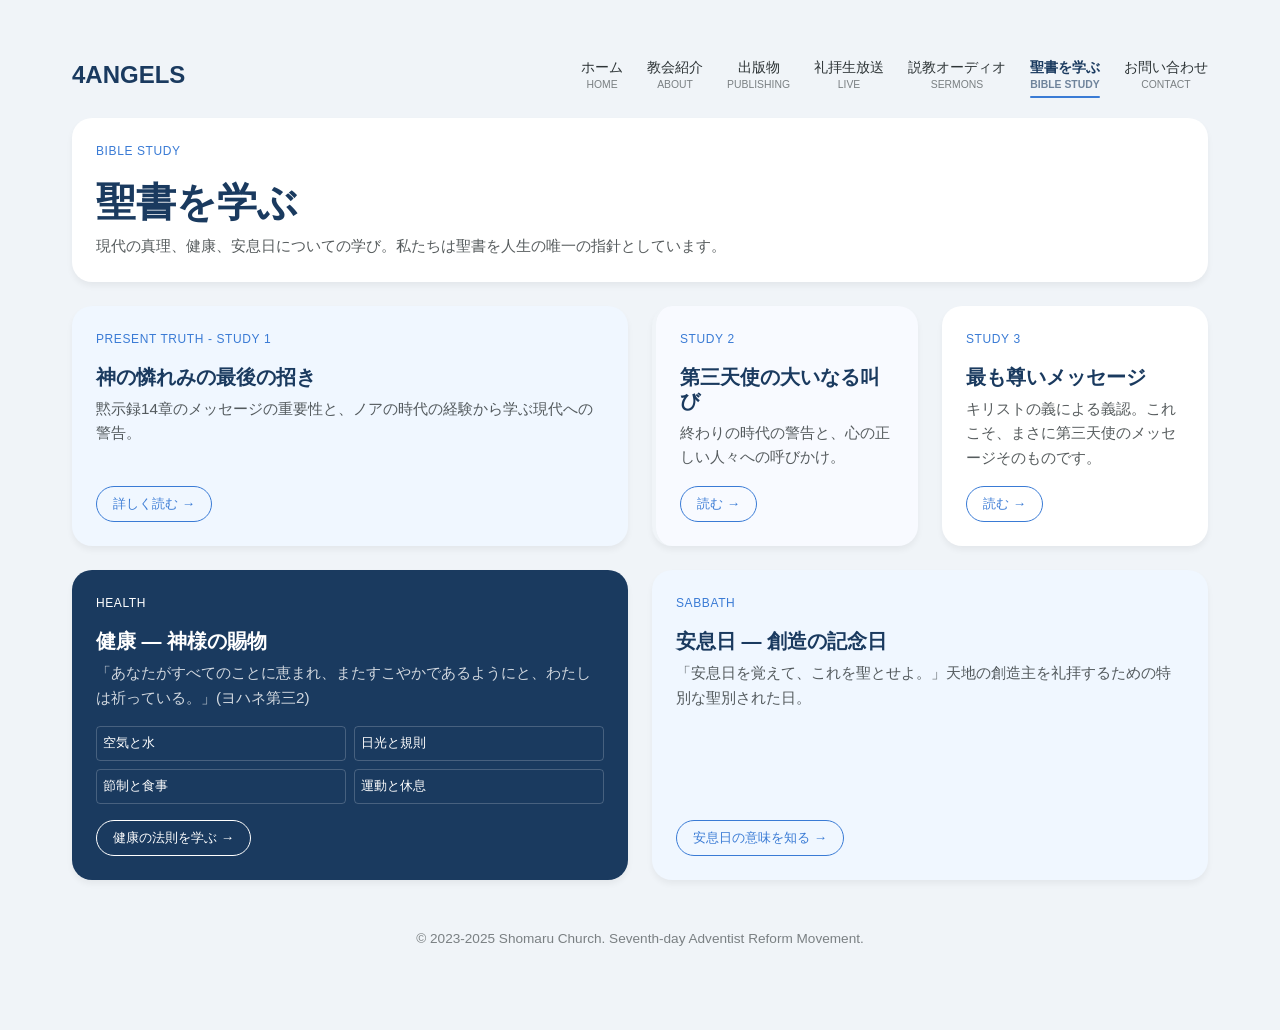
<file: study.html>
<!DOCTYPE html>
<html lang="ja">
<head>
    <meta charset="UTF-8">
    <meta name="viewport" content="width=device-width, initial-scale=1.0">
    <title>聖書を学ぶ | Bible Study - 正丸教会</title>
    <link rel="stylesheet" href="css/base.css">
    <link rel="stylesheet" href="css/layout.css">
    <link rel="stylesheet" href="css/components.css">
    <link rel="preconnect" href="https://fonts.googleapis.com">
    <link rel="preconnect" href="https://fonts.gstatic.com" crossorigin>
    <link href="https://fonts.googleapis.com/css2?family=Shippori+Mincho:wght@400;700&display=swap" rel="stylesheet">
    <style>
        .bible-study-list {
            list-style: none;
            padding: 0;
            margin-top: 1rem;
        }
        .bible-study-list li {
            padding: 0.5rem 0;
            border-bottom: 1px solid rgba(0,0,0,0.05);
        }
        .bible-study-list li:last-child {
            border-bottom: none;
        }
    </style>
</head>
<body>
    <div class="container">
        <header class="main-header">
            <nav class="main-nav" aria-label="Main Navigation">
                <a href="index.html" class="nav-logo">4ANGELS</a>
                <button class="menu-toggle" aria-label="Toggle Menu" aria-expanded="false">
                    <span></span>
                    <span></span>
                    <span></span>
                </button>
                <ul class="nav-links">
                    <li><a href="index.html" class="nav-link">ホーム<span class="en">Home</span></a></li>
                    <li><a href="about.html" class="nav-link">教会紹介<span class="en">About</span></a></li>
                    <li><a href="publishing.html" class="nav-link">出版物<span class="en">Publishing</span></a></li>
                    <li><a href="live.html" class="nav-link">礼拝生放送<span class="en">Live</span></a></li>
                    <li><a href="audio.html" class="nav-link">説教オーディオ<span class="en">Sermons</span></a></li>
                    <li><a href="study.html" class="nav-link active" aria-current="page">聖書を学ぶ<span class="en">Bible Study</span></a></li>
                    <li><a href="contact.html" class="nav-link">お問い合わせ<span class="en">Contact</span></a></li>
                </ul>
            </nav>
        </header>

        <main class="bento-grid">
            <!-- Header Tile -->
            <section class="bento-tile span-4">
                <span class="tile-category">Bible Study</span>
                <h1 class="tile-title" style="font-size: 2.5rem;">聖書を学ぶ</h1>
                <p class="tile-description">現代の真理、健康、安息日についての学び。私たちは聖書を人生の唯一の指針としています。</p>
            </section>

            <!-- Study 1 -->
            <section class="bento-tile span-2 tile-blue-tint" id="study-1">
                <span class="tile-category">Present Truth - Study 1</span>
                <h2 class="tile-title">神の憐れみの最後の招き</h2>
                <p class="tile-description">黙示録14章のメッセージの重要性と、ノアの時代の経験から学ぶ現代への警告。</p>
                <div class="tile-footer">
                    <button class="btn-more toggle-btn" data-target="study-1">詳しく読む →</button>
                </div>
                <div class="disclosure-content">
                    <p>わたしたちが現代の真理を学ぶとき、今は最後のメッセージが伝えられる時だということを知っています。しかし、最後の招き、最後の警告と聞いて、わたしたちは何を考えるでしょうか。同じ言葉を聞いても、どのように考えるかによって、その結果が変わります。</p>
                    <p>自分にとって最後の警告とは何だろうか—最後になったら聞こえてくる警告、すなわち新しい警告でしょうか。あるいは、これまで与えられてきた警告が、最後に繰り返されることを意味しているでしょうか。</p>
                    <p>今回の主題である最後の招きを final callと言いますが、ある場所でこの言葉をよく耳にします。そうです、空港です。つまり、最後の招きということです。もし最終案内がその時初めて聞こえる新しい案内であれば、空港は混乱することでしょう。それは、何度もこれまで繰り返されてきた案内がこれを最後に止む、すなわちその後は戸が閉まることを意味します。</p>

                    <h4>ノアの時のように</h4>
                    <p>イエスは「人の子の現われるの」も、「ちょうどノアの時のようであろう」と言われました。「すなわち、洪水の出る前、ノアが箱舟にはいる日まで、人々は食い、飲み、めとり、とつぎなどしていた。そして洪水が襲ってきて、いっさいのものをさらって行くまで、彼らは気がつかなかった。人の子の現れるのも、そのようであろう」（マタイ 24:37-39）。</p>
                    <p>ノアの時代の警告の内容は、「箱舟に入りなさい」ということでした。人の子の現われる時代、すなわち現代は、「至聖所に入りなさい」という招きです。</p>

                    <h4>選ばれた人の資格</h4>
                    <ol>
                        <li>「（ノアが）わたしの前に正しい人であるとわたしは認めたからである」、すなわち、ノアは義と認められた人、義認された人でした （創世記 7:1）。</li>
                        <li>「義の宣伝者ノア」（ペテロ第二 2:5）、彼は義の宣伝者でした。</li>
                        <li>彼は「義を受け継ぐ者」となったとあります（へブル 11:7）。</li>
                    </ol>
                    <p>神に義と認められた人が、義を宣伝し、伝えた通りに義を受け継ぐ者となることがわかります。現代も同じです。自分が憐れみを受けた「わが民」が、「神の憐れみの最後のメッセージ」を伝えるのです。</p>
                </div>
            </section>

            <!-- Study 2 -->
            <section class="bento-tile tile-accent-tint" id="study-2">
                <span class="tile-category">Study 2</span>
                <h2 class="tile-title">第三天使の大いなる叫び</h2>
                <p class="tile-description">終わりの時代の警告と、心の正しい人々への呼びかけ。</p>
                <div class="tile-footer">
                    <button class="btn-more toggle-btn" data-target="study-2">読む →</button>
                </div>
                <div class="disclosure-content">
                    <p>「わたしは、神が、名目的再臨信徒たちと、堕落した教会の中に、心の正しい人々を持っておられるのを見た。そして、牧師や信者たちが、災害が、くだされる前に、これらの教会から呼び出されて、喜んで真理を受け入れることをわたしは見た。……心の正しい人はみな、堕落した諸教会を去り、残りの民に加わるのである」（初代文集 424）。</p>
                    <p>この中に「心の正しい」とある人々は、honest（正直）である人々のことです。つまり、サタンの偽善から守られるのは、正直な人々だということがわかります。</p>

                    <h4>光と栄光</h4>
                    <p>「起きよ、光を放て。あなたの光が臨み、主の栄光があなたの上にのぼったから。見よ、暗きは地をおおい、やみはもろもろの民をおおう。しかし、あなたの上には主が朝日のごとくのぼられ、主の栄光があなたの上にあらわれる。もろもろの国は、あなたの光に来、もろもろの王は、のぼるあなたの輝きに来る」（イザヤ 60:1-3）。</p>
                    <p>世界は神に関する誤った解釈の暗黒におおわれています。人びとは、神の品性の知識を見失い、それを誤解し、誤って理解しています。神の品性を明らかにしなければなりません。世界の暗黒の中に、神の栄光の光、恵みとあわれみと真理の光が輝かなければなりません。</p>
                    <p>大いなる叫びとは、神のご品性を擁護することであり、神の律法を守ることなのです。</p>
                </div>
            </section>

            <!-- Study 3 -->
            <section class="bento-tile" id="study-3">
                <span class="tile-category">Study 3</span>
                <h2 class="tile-title">最も尊いメッセージ</h2>
                <p class="tile-description">キリストの義による義認。これこそ、まさに第三天使のメッセージそのものです。</p>
                <div class="tile-footer">
                    <button class="btn-more toggle-btn" data-target="study-3">読む →</button>
                </div>
                <div class="disclosure-content">
                    <p>「主はその大いなる憐れみのうちに、ワゴナ―長老とジョーンズ長老を通して、ご自分の民に最も尊いメッセージを送ってくださった。このメッセージは世の前に上げられた救い主、全世界の罪のための犠牲をもっと顕著に提示するためのものであった。それは保証人（担保）を信じる信仰を通しての義認を提示し、神のすべての戒めへの従順のうちに表されているキリストの義を受けるように民を招いた。……これこそ、神が世に与えるようにと命じておられるメッセージである。それは第三天使のメッセージであり、大声で宣布され、大規模なこのお方の御霊の注ぎが伴うべきメッセージである」（牧師への証 91, 92）。</p>

                    <h4>キリストの義</h4>
                    <p>「高価な真珠一個を見いだすと、行って持ち物をみな売りはらい、そしてこれを買うのである」（マタイ13:46）。そして「キリストの義は、純粋な白真珠」とあります。</p>
                    <p>「数名の人がわたしに手紙をよこし、信仰による義認のメッセージは、第三天使のメッセージかと問うてきた。そしてわたしは答えた、『それこそ、まさに第三天使のメッセージそのものである』と」（セレクト・メッセージ1巻 372）。</p>
                    <p>最も尊いのは、命・血・義です。信仰によってこれを受ける者は、神の前に義と認められ、新しい命を歩む力を受けるのです。</p>
                </div>
            </section>

            <!-- Health Section -->
            <section class="bento-tile span-2 tile-dark" id="health-section">
                <span class="tile-category" style="color: var(--ice-blue);">Health</span>
                <h2 class="tile-title" style="color: white;">健康 ― 神様の賜物</h2>
                <p class="tile-description" style="color: rgba(255,255,255,0.8);">「あなたがすべてのことに恵まれ、またすこやかであるようにと、わたしは祈っている。」(ヨハネ第三2)</p>

                <div style="display: grid; grid-template-columns: repeat(2, 1fr); gap: 0.5rem; margin-top: 1rem; color: white; font-size: 0.8rem;">
                    <div style="padding: 0.4rem; border: 1px solid rgba(255,255,255,0.2); border-radius: 4px;">空気と水</div>
                    <div style="padding: 0.4rem; border: 1px solid rgba(255,255,255,0.2); border-radius: 4px;">日光と規則</div>
                    <div style="padding: 0.4rem; border: 1px solid rgba(255,255,255,0.2); border-radius: 4px;">節制と食事</div>
                    <div style="padding: 0.4rem; border: 1px solid rgba(255,255,255,0.2); border-radius: 4px;">運動と休息</div>
                </div>

                <div class="tile-footer">
                    <button class="btn-more toggle-btn" data-target="health-section" style="color: var(--ice-blue); border-color: var(--ice-blue);">健康の法則を学ぶ →</button>
                </div>
                <div class="disclosure-content">
                    <p>「いのちの泉はあなたのもとにあり」（詩篇36:9）。これが、わたしたち一人ひとりに対する神様のみ思いです。親が子の健康を願う以上に、神様はわたしたちが健康で幸福であることを、切に望んでおられます。</p>

                    <h4>病気は結果である</h4>
                    <p>病気は「原因」ではなく「結果」です。多くの場合、原因を見誤り、症状だけを抑えようとしますが、原因を取り除き、健康な血液が循環できる状態にしないかぎり、真の回復はありません。</p>

                    <h4>健康の法則 (真の治療法)</h4>
                    <p>「新鮮な空気、日光、節制、休息、運動、適切な食事、水の使用、神の力に頼ること、これが真の療法である。」（Ministry of Healing 127）</p>
                    <ul style="display: grid; grid-template-columns: repeat(2, 1fr); gap: 1rem; list-style: none; padding: 0;">
                        <li style="background: rgba(255,255,255,0.1); padding: 1rem; border-radius: var(--radius);">
                            <strong>1. 新鮮な空気ときれいな水</strong><br>
                            生命の維持に不可欠な基本。
                        </li>
                        <li style="background: rgba(255,255,255,0.1); padding: 1rem; border-radius: var(--radius);">
                            <strong>2. 日光と規則正しい生活</strong><br>
                            身体のリズムを整えます。
                        </li>
                        <li style="background: rgba(255,255,255,0.1); padding: 1rem; border-radius: var(--radius);">
                            <strong>3. 節制と正しい食事</strong><br>
                            菜食を中心としたバランスの良い食事。
                        </li>
                        <li style="background: rgba(255,255,255,0.1); padding: 1rem; border-radius: var(--radius);">
                            <strong>4. 運動と休息</strong><br>
                            適度な労働と質の高い眠り。
                        </li>
                        <li style="background: rgba(255,255,255,0.1); padding: 1rem; border-radius: var(--radius); grid-column: span 2;">
                            <strong>5. 神の力に頼ること</strong><br>
                            精神的な平安が肉体の健康に大きく影響します。
                        </li>
                    </ul>
                    <p>「なおりたいのか」（ヨハネ5:6）。新しい命を歩みたいと願う人を、神様は決して拒まれません。</p>
                </div>
            </section>

            <!-- Sabbath Section -->
            <section class="bento-tile span-2 tile-blue-tint" id="sabbath-section">
                <span class="tile-category">Sabbath</span>
                <h2 class="tile-title">安息日 ― 創造の記念日</h2>
                <p class="tile-description">「安息日を覚えて、これを聖とせよ。」天地の創造主を礼拝するための特別な聖別された日。</p>
                <div class="tile-footer">
                    <button class="btn-more toggle-btn" data-target="sabbath-section">安息日の意味を知る →</button>
                </div>
                <div class="disclosure-content">
                    <p>「ママ！どうして僕の誕生日は一日しかないの？」誕生日は、その日に生まれたという「変わらない事実」に基づいています。同様に、安息日も神様が天地を創造されたという事実に基づいています。</p>
                    <p>「こうして天と地と、その万象とが完成した。神は第七日にその作業を終えられた。……神はその第七日を祝福して、これを聖別された。」（創世記 2:1-3）</p>

                    <h4>なぜ一週間のうちの一日なのか</h4>
                    <p>週のサイクルは、天体の運行ではなく、神様が定められた「創造の週」に基づいています。歴史の中でカレンダーの変更はありましたが、一週間の順序は変わることなく現代に引き継がれています。第七日目（土曜日）は、創造主を礼拝するための記念日なのです。</p>

                    <h4>霊と真理をもって</h4>
                    <p>「まことの礼拝をする者たちが、霊とまこと（真理）とをもって父を礼拝する時が来る。」（ヨハネ 4:23）</p>
                    <p>安息日は単なる休日ではなく、創造主を畏れ、その栄光を帰すための日です。あなたも、霊と真理をもって、創造主である神様に礼拝を捧げ、神様との交わりを深めませんか。</p>
                </div>
            </section>
        </main>

        <footer class="main-footer">
            <p>&copy; 2023-2025 Shomaru Church. Seventh-day Adventist Reform Movement.</p>
        </footer>
    </div>

    <script src="js/navigation.js"></script>
    <script src="js/interactions.js"></script>
</body>
</html>
</file>
<file: css/base.css>
:root {
    /* Color Palette */
    --primary-color: #1a3a5f;
    --secondary-color: #3a7bd5;
    --accent-color: #f0f4f8;
    --text-color: #2d3436;
    --bg-color: #ffffff;
    --tile-bg: #ffffff;
    --tile-shadow: rgba(0, 0, 0, 0.05);
    --tile-hover-shadow: rgba(0, 0, 0, 0.1);

    /* Typography */
    --font-ui: -apple-system, BlinkMacSystemFont, "Segoe UI", "Hiragino Kaku Gothic ProN", "Meiryo", sans-serif;
    --font-content: "Shippori Mincho", serif;

    /* Spacing */
    --gap: 1.5rem;
    --radius: 1.25rem;
}

/* Reset */
*, *::before, *::after {
    box-sizing: border-box;
    margin: 0;
    padding: 0;
}

html {
    font-size: 16px;
    scroll-behavior: smooth;
}

body {
    font-family: var(--font-ui);
    color: var(--text-color);
    background-color: var(--accent-color);
    line-height: 1.6;
    overflow-x: hidden;
}

a {
    text-decoration: none;
    color: inherit;
    transition: color 0.3s ease;
}

ul {
    list-style: none;
}

img {
    max-width: 100%;
    display: block;
}

h1, h2, h3, h4, h5, h6 {
    line-height: 1.2;
}

/* Accessibility */
:focus-visible {
    outline: 3px solid var(--secondary-color);
    outline-offset: 4px;
    border-radius: 4px;
}

.sr-only {
    position: absolute;
    width: 1px;
    height: 1px;
    padding: 0;
    margin: -1px;
    overflow: hidden;
    clip: rect(0, 0, 0, 0);
    white-space: nowrap;
    border: 0;
}

@media (prefers-reduced-motion: reduce) {
    *, *::before, *::after {
        animation-duration: 0.01ms !important;
        animation-iteration-count: 1 !important;
        transition-duration: 0.01ms !important;
        scroll-behavior: auto !important;
    }
}
</file>
<file: css/layout.css>
.container {
    max-width: 1200px;
    margin: 0 auto;
    padding: 2rem;
}

.bento-grid {
    display: grid;
    grid-template-columns: repeat(4, 1fr);
    grid-auto-rows: minmax(150px, auto);
    gap: var(--gap);
    grid-auto-flow: dense;
}

/* Bento Tile Base */
.bento-tile {
    background-color: var(--tile-bg);
    border-radius: var(--radius);
    padding: 1.5rem;
    box-shadow: 0 4px 6px var(--tile-shadow);
    transition: transform 0.3s ease, box-shadow 0.3s ease;
    display: flex;
    flex-direction: column;
    justify-content: space-between;
    overflow: hidden;
}

.bento-tile:hover {
    transform: translateY(-5px);
    box-shadow: 0 10px 15px var(--tile-hover-shadow);
}

/* Reveal Animation */
.pre-reveal {
    opacity: 0;
    transform: translateY(20px);
    transition: opacity 0.6s ease-out, transform 0.6s ease-out;
}

.reveal {
    opacity: 1;
    transform: translateY(0);
}

/* Grid Spans */
.span-2 { grid-column: span 2; }
.span-3 { grid-column: span 3; }
.span-4 { grid-column: span 4; }

.row-2 { grid-row: span 2; }
.row-3 { grid-row: span 3; }

/* Mobile Adjustments */
@media (max-width: 992px) {
    .bento-grid {
        grid-template-columns: repeat(2, 1fr);
    }
    .span-3, .span-4 { grid-column: span 2; }
}

@media (max-width: 600px) {
    .container {
        padding: 1rem;
    }
    .bento-grid {
        grid-template-columns: 1fr;
        grid-auto-rows: auto;
    }
    .span-2, .span-3, .span-4 { grid-column: span 1; }
    .row-2, .row-3 { grid-row: span 1; }
}

/* Inline Disclosure / Expansion */
.bento-tile.expanded {
    grid-column: 1 / -1;
    grid-row: auto;
    z-index: 10;
}

.disclosure-content {
    max-height: 0;
    overflow: hidden;
    transition: max-height 0.8s cubic-bezier(0.4, 0, 0.2, 1), opacity 0.5s ease;
    opacity: 0;
    line-height: 1.8;
}

.bento-tile.expanded .disclosure-content {
    max-height: 5000px; /* Large enough for content */
    opacity: 1;
    margin-top: 2rem;
    padding-top: 2rem;
    border-top: 1px solid var(--accent-color);
}

.disclosure-content h2, .disclosure-content h3 {
    color: var(--primary-color);
    margin-bottom: 1.5rem;
}

.disclosure-content p {
    margin-bottom: 1rem;
}

.disclosure-content ul, .disclosure-content ol {
    margin-bottom: 1.5rem;
    padding-left: 1.5rem;
}

.disclosure-content li {
    margin-bottom: 0.5rem;
}

.hidden-content {
    display: none;
}
</file>
<file: css/components.css>
/* Navigation */
.main-nav {
    display: flex;
    justify-content: space-between;
    align-items: center;
    padding: 1.5rem 0;
}

.nav-logo {
    font-size: 1.5rem;
    font-weight: 700;
    color: var(--primary-color);
}

.nav-links {
    display: flex;
    gap: 1.5rem;
}

.nav-link {
    display: flex;
    flex-direction: column;
    align-items: center;
    font-size: 0.85rem;
    font-weight: 500;
    color: var(--text-color);
}

.nav-link .en {
    font-size: 0.65rem;
    text-transform: uppercase;
    opacity: 0.6;
    margin-top: -2px;
}

.nav-link:hover {
    color: var(--secondary-color);
}

.nav-link.active,
.nav-link[aria-current="page"] {
    color: var(--primary-color);
    font-weight: 700;
    position: relative;
}

.nav-link.active::after,
.nav-link[aria-current="page"]::after {
    content: '';
    position: absolute;
    bottom: -5px;
    left: 0;
    width: 100%;
    height: 2px;
    background-color: var(--secondary-color);
    border-radius: 2px;
}

/* Bento Tile Content */
.tile-title {
    font-size: 1.25rem;
    font-weight: 700;
    margin-bottom: 0.5rem;
    color: var(--primary-color);
}

.tile-category {
    font-size: 0.75rem;
    text-transform: uppercase;
    letter-spacing: 0.05em;
    color: var(--secondary-color);
    margin-bottom: 1rem;
    display: block;
}

.tile-description {
    font-size: 0.95rem;
    opacity: 0.8;
}

.tile-footer {
    margin-top: auto;
    padding-top: 1rem;
    display: flex;
    justify-content: space-between;
    align-items: center;
}

.btn-icon {
    width: 32px;
    height: 32px;
    border-radius: 50%;
    background-color: var(--accent-color);
    display: flex;
    align-items: center;
    justify-content: center;
    transition: background-color 0.3s ease;
}

.bento-tile:hover .btn-icon {
    background-color: var(--secondary-color);
    color: white;
}

/* Image Tile */
.tile-image {
    position: absolute;
    top: 0;
    left: 0;
    width: 100%;
    height: 100%;
    object-fit: cover;
    z-index: 0;
    transition: transform 0.5s ease;
}

.bento-tile.has-image {
    position: relative;
    color: white;
}

.bento-tile.has-image .tile-content {
    position: relative;
    z-index: 1;
    height: 100%;
    display: flex;
    flex-direction: column;
    justify-content: flex-end;
    background: linear-gradient(transparent, rgba(0,0,0,0.7));
    padding: 1.5rem;
    margin: -1.5rem; /* Offset tile padding */
}

.bento-tile.has-image .tile-title {
    color: white;
}

.bento-tile.has-image .tile-category {
    color: rgba(255,255,255,0.8);
}

.bento-tile.has-image:hover .tile-image {
    transform: scale(1.05);
}

/* Footer */
.main-footer {
    text-align: center;
    padding: 3rem 0;
    opacity: 0.6;
    font-size: 0.85rem;
}

/* Button & Link Styles */
.btn-more {
    background: none;
    border: 1px solid var(--secondary-color);
    color: var(--secondary-color);
    padding: 0.5rem 1rem;
    border-radius: 20px;
    cursor: pointer;
    font-weight: 500;
    transition: all 0.3s ease;
    text-decoration: none;
    display: inline-block;
}

.btn-more:hover {
    background-color: var(--secondary-color);
    color: white;
}

/* Specific Bento Variations */
.tile-blue-tint {
    background-color: #f0f7ff;
}

.tile-accent-tint {
    background-color: #f8faff;
    border-left: 4px solid var(--accent-color);
}

.tile-dark {
    background-color: var(--primary-color);
    color: white;
}

.tile-dark .tile-title,
.tile-dark .tile-description,
.tile-dark .tile-category,
.tile-dark .year-header {
    color: white !important;
}

/* Mobile Menu Toggle */
.menu-toggle {
    display: none;
    flex-direction: column;
    gap: 5px;
    cursor: pointer;
    background: none;
    border: none;
    padding: 0;
}

.menu-toggle span {
    width: 25px;
    height: 3px;
    background-color: var(--primary-color);
    border-radius: 2px;
}

@media (max-width: 768px) {
    .nav-links {
        display: none;
        position: fixed;
        top: 0;
        right: 0;
        height: 100vh;
        width: 70%;
        background-color: var(--bg-color);
        flex-direction: column;
        justify-content: center;
        align-items: center;
        z-index: 100;
        box-shadow: -5px 0 15px rgba(0,0,0,0.1);
    }

    .nav-links.active {
        display: flex;
    }

    .menu-toggle {
        display: flex;
        z-index: 101;
    }
}
</file>
